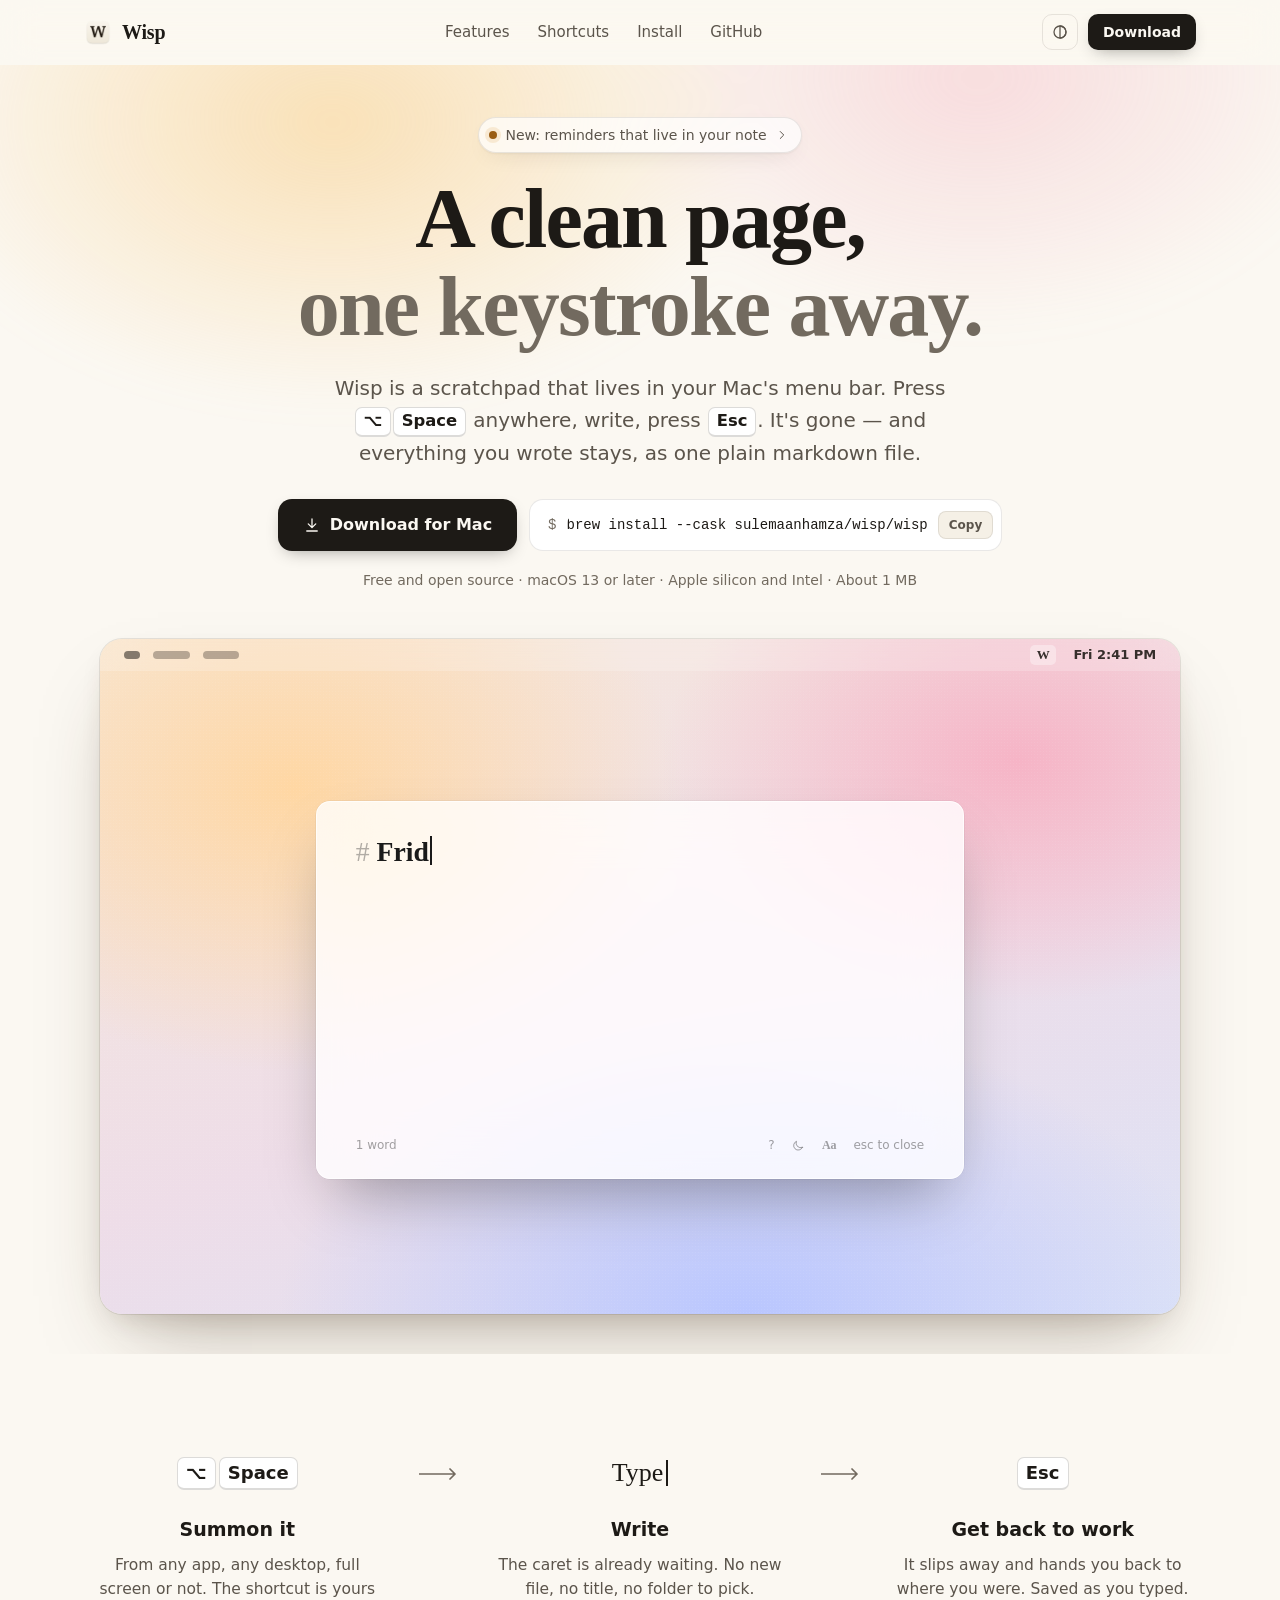
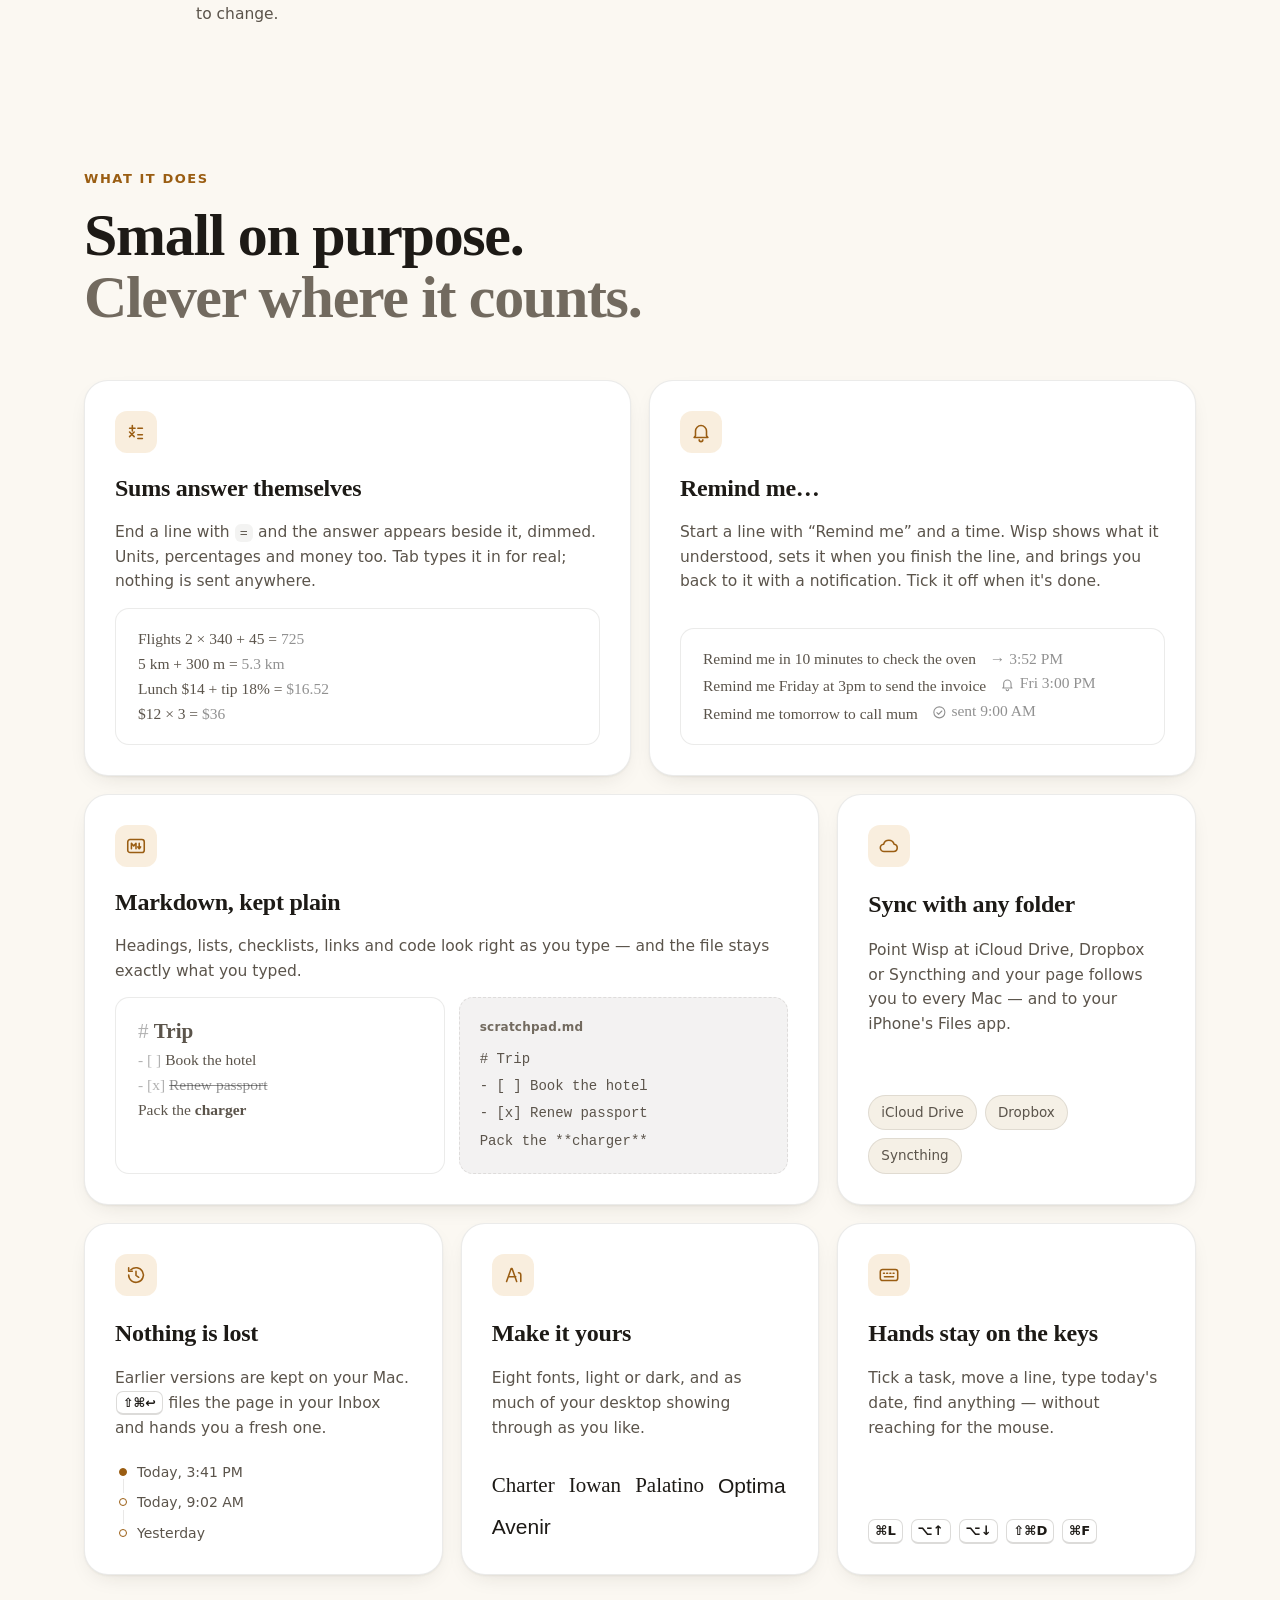
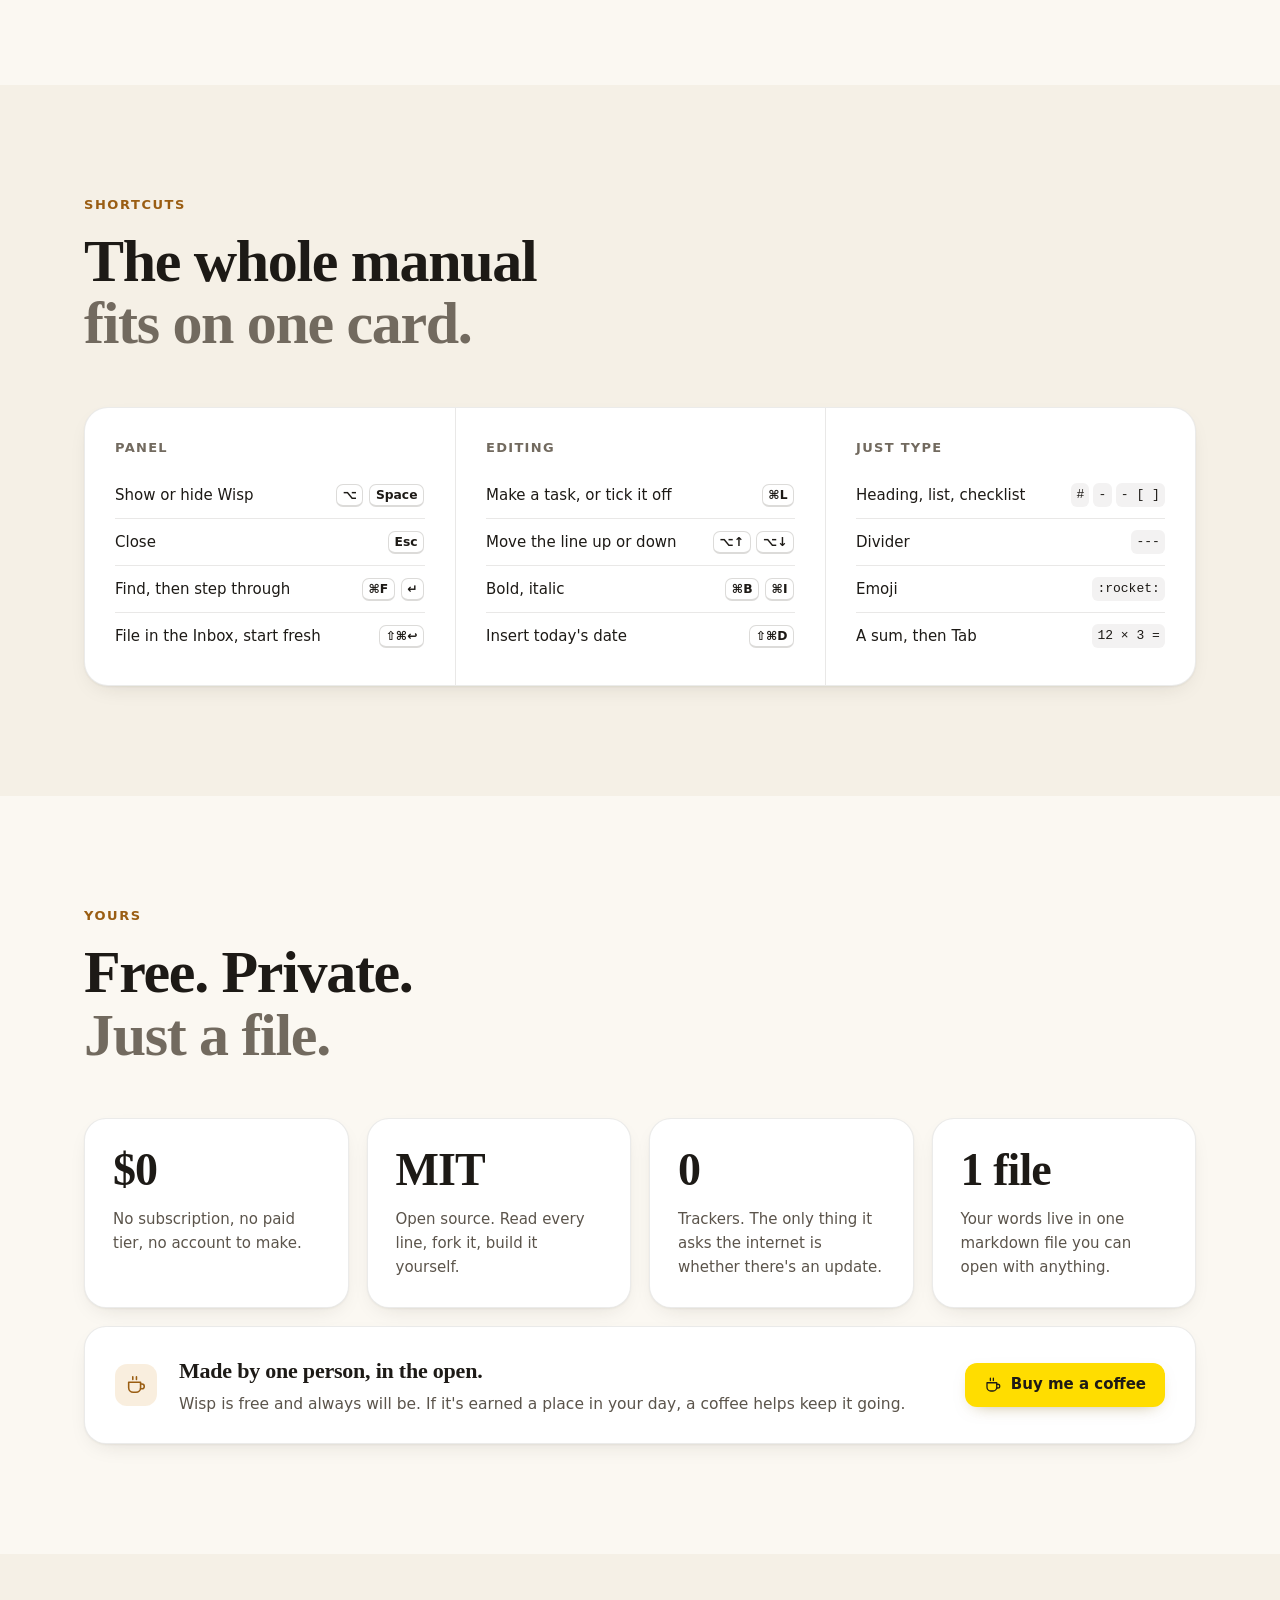
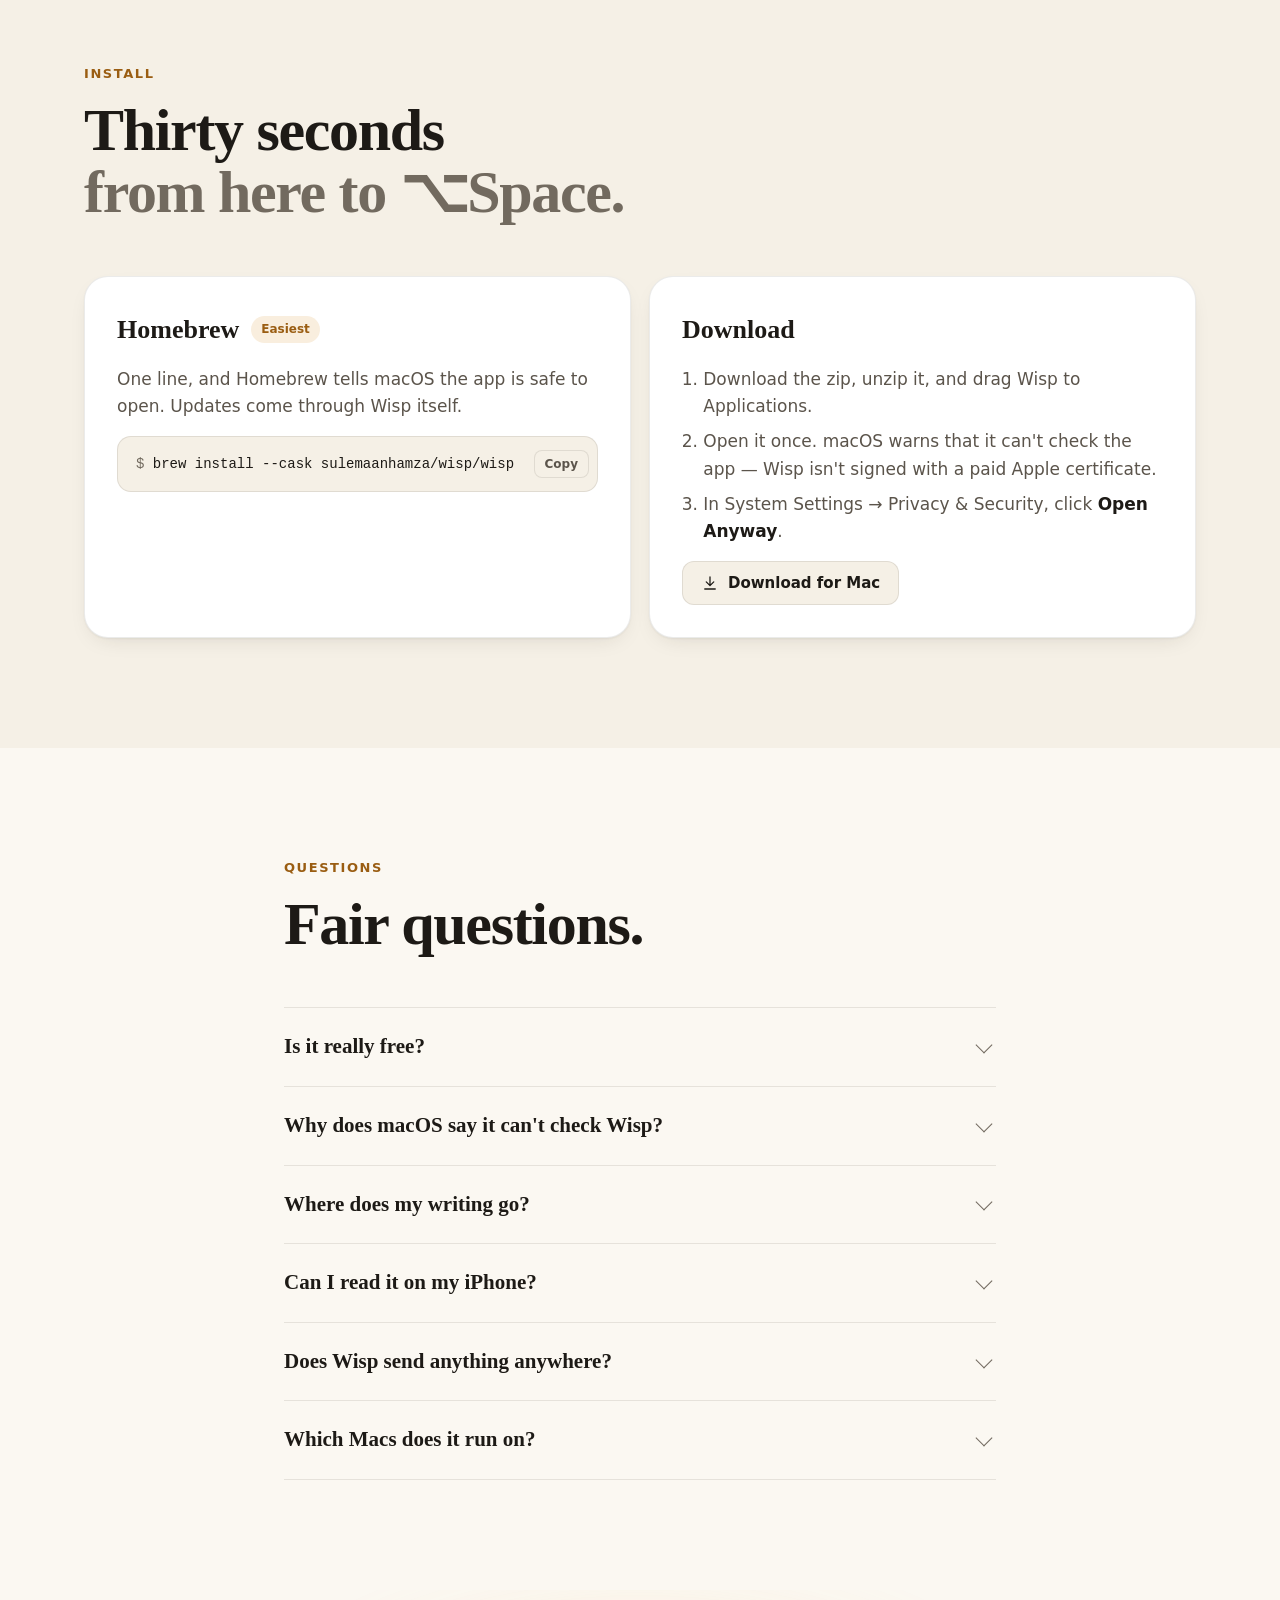
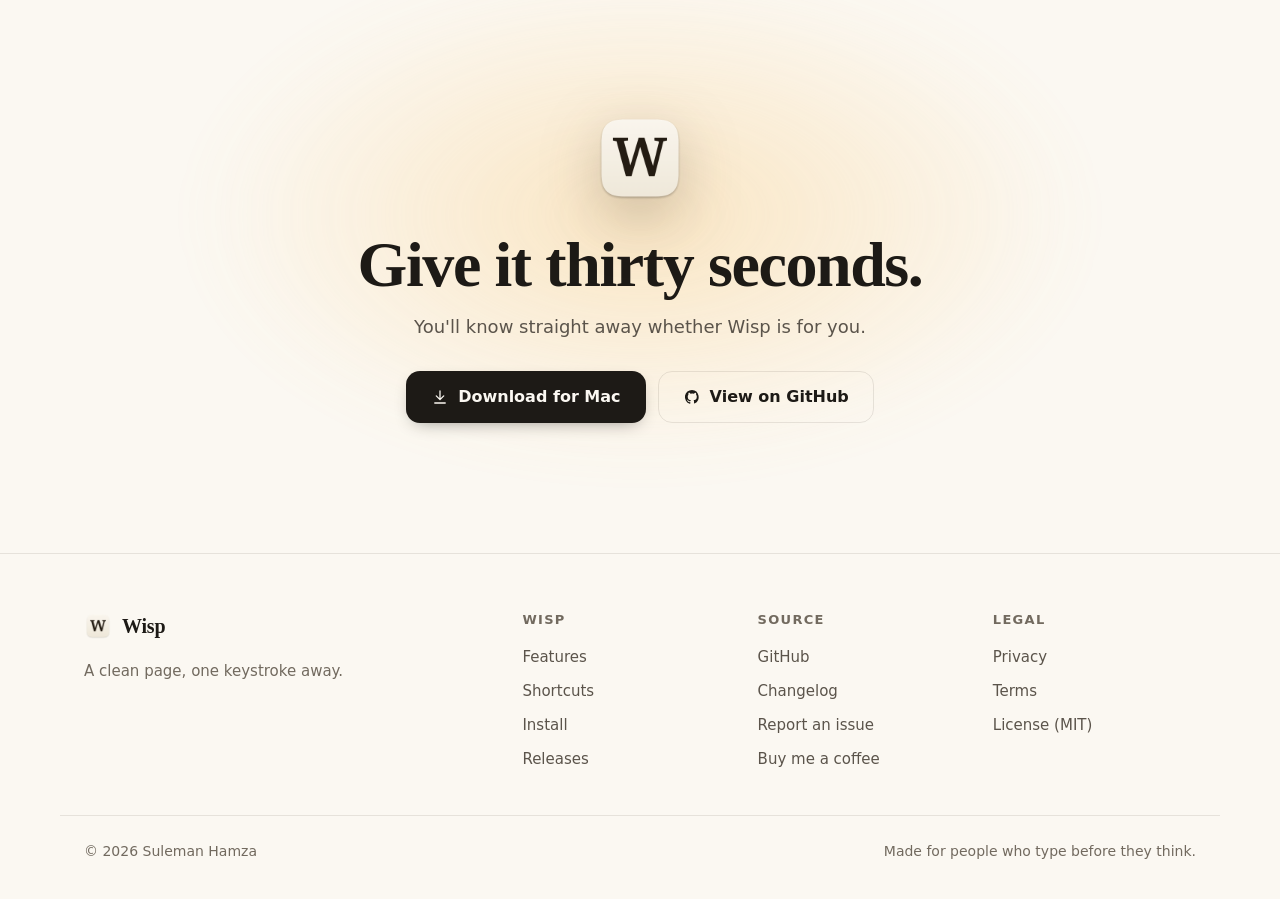
<file: index.html>
<!DOCTYPE html>
<html lang="en" data-theme="system">
<head>
    <meta charset="UTF-8">
    <meta name="viewport" content="width=device-width, initial-scale=1.0">
    <title>Wisp — a clean page, one keystroke away</title>
    <meta name="description" content="Wisp is a scratchpad for your Mac's menu bar. Press ⌥Space anywhere, write, press Esc. Sums answer themselves, reminders notify you, and everything stays one plain markdown file. Free and open source.">
    <meta name="theme-color" content="#FBF8F2" media="(prefers-color-scheme: light)">
    <meta name="theme-color" content="#100F0D" media="(prefers-color-scheme: dark)">

    <meta property="og:title" content="Wisp — a clean page, one keystroke away">
    <meta property="og:description" content="A scratchpad for your Mac's menu bar. ⌥Space, write, Esc. Free and open source.">
    <meta property="og:type" content="website">
    <meta property="og:url" content="https://sulemaanhamza.github.io/wisp-landing/">
    <meta property="og:image" content="https://sulemaanhamza.github.io/wisp-landing/assets/og.png">
    <meta name="twitter:card" content="summary_large_image">

    <link rel="icon" type="image/png" href="assets/favicon.png">
    <link rel="apple-touch-icon" href="assets/apple-touch-icon.png">
    <link rel="stylesheet" href="styles.css">
    <script>
        // Set the theme before first paint, so a saved choice never flashes.
        try { var t = localStorage.getItem('wisp-landing-theme'); if (t) document.documentElement.setAttribute('data-theme', t); } catch (_) {}
    </script>
</head>
<body>
    <a class="skip" href="#main">Skip to content</a>

    <header class="nav" id="nav">
        <div class="nav-inner">
            <a href="index.html" class="brand" aria-label="Wisp home">
                <img src="assets/icon.png" alt="" width="28" height="28">
                <span>Wisp</span>
            </a>
            <nav class="nav-links" aria-label="Main">
                <a href="#features">Features</a>
                <a href="#shortcuts">Shortcuts</a>
                <a href="#install">Install</a>
                <a href="https://github.com/sulemaanhamza/wisp" target="_blank" rel="noopener">GitHub</a>
            </nav>
            <div class="nav-actions">
                <button class="theme-toggle" id="themeToggle" type="button" aria-label="Theme: system. Click to change.">
                    <svg class="i-system" viewBox="0 0 24 24" aria-hidden="true"><circle cx="12" cy="12" r="8"/><path d="M12 4a8 8 0 0 1 0 16z" fill="currentColor" stroke="none"/></svg>
                    <svg class="i-light" viewBox="0 0 24 24" aria-hidden="true"><circle cx="12" cy="12" r="4.5"/><path d="M12 2.5v2.2M12 19.3v2.2M2.5 12h2.2M19.3 12h2.2M5.3 5.3l1.6 1.6M17.1 17.1l1.6 1.6M5.3 18.7l1.6-1.6M17.1 6.9l1.6-1.6"/></svg>
                    <svg class="i-dark" viewBox="0 0 24 24" aria-hidden="true"><path d="M20 14.5A8 8 0 0 1 9.5 4a8 8 0 1 0 10.5 10.5z"/></svg>
                </button>
                <a class="btn btn-primary btn-small download" href="https://github.com/sulemaanhamza/wisp/releases/latest">Download</a>
            </div>
        </div>
    </header>

    <main id="main">
        <!-- Hero -->
        <section class="hero">
            <div class="hero-glow" aria-hidden="true"></div>
            <div class="container hero-copy">
                <a class="pill" href="#reminders">
                    <span class="pill-dot"></span>
                    New: reminders that live in your note
                    <svg viewBox="0 0 24 24" aria-hidden="true"><path d="M9 6l6 6-6 6"/></svg>
                </a>
                <h1>A clean page,<br><span class="soft">one keystroke away.</span></h1>
                <p class="lede">
                    Wisp is a scratchpad that lives in your Mac's menu bar. Press
                    <span class="nowrap"><kbd>⌥</kbd><kbd>Space</kbd></span> anywhere, write, press <kbd>Esc</kbd>.
                    It's gone — and everything you wrote stays, as one plain markdown file.
                </p>
                <div class="hero-cta">
                    <a class="btn btn-primary btn-large download" href="https://github.com/sulemaanhamza/wisp/releases/latest">
                        <svg viewBox="0 0 24 24" aria-hidden="true"><path d="M12 4v11M7 10.5l5 5 5-5M5 20h14"/></svg>
                        <span>Download for Mac</span>
                    </a>
                    <button class="copy-chip" type="button" data-copy="brew install --cask sulemaanhamza/wisp/wisp" aria-label="Copy the Homebrew install command">
                        <span class="prompt">$</span>
                        <code>brew install --cask sulemaanhamza/wisp/wisp</code>
                        <span class="copy-state" aria-hidden="true">Copy</span>
                    </button>
                </div>
                <p class="fine"><span id="versionLine">Free and open source</span> · macOS 13 or later · Apple silicon and Intel · About 1 MB</p>
            </div>

            <div class="container">
                <div class="stage" id="stage" role="img" aria-label="Wisp in use: Option-Space opens a note over the desktop. A heading, a ticked task, a sum answered as 725, and a reminder line for 3pm, which later arrives as a notification.">
                    <div class="wallpaper" aria-hidden="true"></div>
                    <div class="menubar" aria-hidden="true">
                        <span class="mb-apps"><span></span><span></span><span></span></span>
                        <span class="mb-right">
                            <span class="mb-wisp">W</span>
                            <span class="mb-clock" id="heroClock">Fri 3:00 PM</span>
                        </span>
                    </div>

                    <div class="keys" id="heroKeys" aria-hidden="true"><kbd>⌥</kbd><kbd>Space</kbd></div>

                    <div class="wpanel hero-panel" id="heroPanel" aria-hidden="true">
                        <div class="wbody" id="heroBody">
                            <p class="l h"><span class="syn"># </span>Friday</p>
                            <p class="l done"><span class="syn">- [x] </span><s>Book flights</s></p>
                            <p class="l">Flights 2 × 340 + 45 =<span class="ans"> 725</span></p>
                            <p class="l">Remind me at 3pm to call John<span class="lab"><svg class="tick" viewBox="0 0 24 24"><circle cx="12" cy="12" r="9"/><path d="M8 12.5l2.7 2.7L16 9.8"/></svg>sent 3:00 PM</span></p>
                            <p class="l"><span class="caret"></span></p>
                        </div>
                        <div class="wfoot">
                            <span id="heroWords">14 words</span>
                            <span class="wfoot-right"><span class="q">?</span><svg viewBox="0 0 24 24"><path d="M20 14.5A8 8 0 0 1 9.5 4a8 8 0 1 0 10.5 10.5z"/></svg><span class="aa">Aa</span><span>esc to close</span></span>
                        </div>
                    </div>

                    <div class="toast" id="heroToast" aria-hidden="true">
                        <img src="assets/icon.png" alt="" width="34" height="34">
                        <div>
                            <div class="toast-top"><strong>Wisp</strong><span>now</span></div>
                            <p>Remind me at 3pm to call John</p>
                        </div>
                    </div>

                    <div class="keys keys-small" id="heroTick" aria-hidden="true"><kbd>⌘</kbd><kbd>L</kbd></div>
                </div>
            </div>
        </section>

        <!-- How it works -->
        <section class="steps container" aria-label="How it works">
            <div class="step">
                <div class="step-keys"><kbd>⌥</kbd><kbd>Space</kbd></div>
                <h3>Summon it</h3>
                <p>From any app, any desktop, full screen or not. The shortcut is yours to change.</p>
            </div>
            <div class="step-arrow" aria-hidden="true"><svg viewBox="0 0 40 12"><path d="M0 6h36M31 1l5 5-5 5"/></svg></div>
            <div class="step">
                <div class="step-keys"><span class="step-type">Type<span class="caret"></span></span></div>
                <h3>Write</h3>
                <p>The caret is already waiting. No new file, no title, no folder to pick.</p>
            </div>
            <div class="step-arrow" aria-hidden="true"><svg viewBox="0 0 40 12"><path d="M0 6h36M31 1l5 5-5 5"/></svg></div>
            <div class="step">
                <div class="step-keys"><kbd>Esc</kbd></div>
                <h3>Get back to work</h3>
                <p>It slips away and hands you back to where you were. Saved as you typed.</p>
            </div>
        </section>

        <!-- Features -->
        <section class="features" id="features">
            <div class="container">
                <header class="section-head">
                    <p class="kicker">What it does</p>
                    <h2>Small on purpose.<br><span class="soft">Clever where it counts.</span></h2>
                </header>

                <div class="bento">
                    <!-- Maths -->
                    <article class="card card-wide reveal">
                        <div class="card-copy">
                            <div class="card-icon"><svg viewBox="0 0 24 24" aria-hidden="true"><path d="M5 8h6M8 5v6M14 8h5M5 17l5-5M10 17l-5-5M14 15h5M14 19h5"/></svg></div>
                            <h3>Sums answer themselves</h3>
                            <p>End a line with <code>=</code> and the answer appears beside it, dimmed. Units, percentages and money too. Tab types it in for real; nothing is sent anywhere.</p>
                        </div>
                        <div class="wpanel mini" aria-label="Examples of inline maths">
                            <div class="wbody">
                                <p class="l">Flights 2 × 340 + 45 =<span class="ans"> 725</span></p>
                                <p class="l">5 km + 300 m =<span class="ans"> 5.3 km</span></p>
                                <p class="l">Lunch $14 + tip 18% =<span class="ans"> $16.52</span></p>
                                <p class="l">$12 × 3 =<span class="ans"> $36</span></p>
                            </div>
                        </div>
                    </article>

                    <!-- Reminders -->
                    <article class="card card-wide reveal" id="reminders">
                        <div class="card-copy">
                            <div class="card-icon"><svg viewBox="0 0 24 24" aria-hidden="true"><path d="M6 16V11a6 6 0 1 1 12 0v5l1.5 2h-15z"/><path d="M10 20.5a2 2 0 0 0 4 0"/></svg></div>
                            <h3>Remind me…</h3>
                            <p>Start a line with “Remind me” and a time. Wisp shows what it understood, sets it when you finish the line, and brings you back to it with a notification. Tick it off when it's done.</p>
                        </div>
                        <div class="wpanel mini" aria-label="Examples of reminder lines">
                            <div class="wbody">
                                <p class="l">Remind me in 10 minutes to check the oven<span class="lab">→ 3:52 PM</span></p>
                                <p class="l">Remind me Friday at 3pm to send the invoice<span class="lab"><svg viewBox="0 0 24 24"><path d="M6 16V11a6 6 0 1 1 12 0v5l1.5 2h-15z"/><path d="M10 20.5a2 2 0 0 0 4 0"/></svg>Fri 3:00 PM</span></p>
                                <p class="l">Remind me tomorrow to call mum<span class="lab"><svg class="tick" viewBox="0 0 24 24"><circle cx="12" cy="12" r="9"/><path d="M8 12.5l2.7 2.7L16 9.8"/></svg>sent 9:00 AM</span></p>
                            </div>
                        </div>
                    </article>

                    <!-- Markdown -->
                    <article class="card card-tall reveal">
                        <div class="card-copy">
                            <div class="card-icon"><svg viewBox="0 0 24 24" aria-hidden="true"><rect x="3" y="5" width="18" height="14" rx="2.5"/><path d="M7 15V9l2.5 3L12 9v6M15.5 9v6M14 13l1.5 2 1.5-2"/></svg></div>
                            <h3>Markdown, kept plain</h3>
                            <p>Headings, lists, checklists, links and code look right as you type — and the file stays exactly what you typed.</p>
                        </div>
                        <div class="split">
                            <div class="wpanel mini">
                                <div class="wbody">
                                    <p class="l h"><span class="syn"># </span>Trip</p>
                                    <p class="l"><span class="syn">- [ ] </span>Book the hotel</p>
                                    <p class="l done"><span class="syn">- [x] </span><s>Renew passport</s></p>
                                    <p class="l">Pack the <b>charger</b></p>
                                </div>
                            </div>
                            <pre class="rawfile" aria-label="The same note as plain text"><span class="file">scratchpad.md</span># Trip
- [ ] Book the hotel
- [x] Renew passport
Pack the **charger**</pre>
                        </div>
                    </article>

                    <!-- Sync -->
                    <article class="card reveal">
                        <div class="card-icon"><svg viewBox="0 0 24 24" aria-hidden="true"><path d="M7 18h10a4 4 0 0 0 .6-7.95A6 6 0 0 0 6.1 10 4 4 0 0 0 7 18z"/></svg></div>
                        <h3>Sync with any folder</h3>
                        <p>Point Wisp at iCloud Drive, Dropbox or Syncthing and your page follows you to every Mac — and to your iPhone's Files app.</p>
                        <div class="chips"><span>iCloud Drive</span><span>Dropbox</span><span>Syncthing</span></div>
                    </article>

                    <!-- History -->
                    <article class="card reveal">
                        <div class="card-icon"><svg viewBox="0 0 24 24" aria-hidden="true"><path d="M4 12a8 8 0 1 0 2.4-5.7"/><path d="M4 4v4h4M12 8v4.5l3 2"/></svg></div>
                        <h3>Nothing is lost</h3>
                        <p>Earlier versions are kept on your Mac. <kbd>⇧⌘↩</kbd> files the page in your Inbox and hands you a fresh one.</p>
                        <ul class="timeline" aria-label="Example version history">
                            <li><span>Today, 3:41 PM</span></li>
                            <li><span>Today, 9:02 AM</span></li>
                            <li><span>Yesterday</span></li>
                        </ul>
                    </article>

                    <!-- Make it yours -->
                    <article class="card reveal">
                        <div class="card-icon"><svg viewBox="0 0 24 24" aria-hidden="true"><path d="M5 19l5-14h1l5 14M7 14h8"/><path d="M18 9.5c1.6 0 2.5 1 2.5 2.4V19"/></svg></div>
                        <h3>Make it yours</h3>
                        <p>Eight fonts, light or dark, and as much of your desktop showing through as you like.</p>
                        <div class="fonts" aria-label="Some of the fonts">
                            <span style="font-family: Charter, Georgia, serif">Charter</span>
                            <span style="font-family: 'Iowan Old Style', Palatino, serif">Iowan</span>
                            <span style="font-family: Palatino, 'Palatino Linotype', serif">Palatino</span>
                            <span style="font-family: Optima, Candara, sans-serif">Optima</span>
                            <span style="font-family: 'Avenir Next', Avenir, sans-serif">Avenir</span>
                        </div>
                    </article>

                    <!-- Keyboard -->
                    <article class="card reveal">
                        <div class="card-icon"><svg viewBox="0 0 24 24" aria-hidden="true"><rect x="2.5" y="6" width="19" height="12" rx="2.5"/><path d="M6 10h1M9.5 10h1M13 10h1M16.5 10h1M7 14h10"/></svg></div>
                        <h3>Hands stay on the keys</h3>
                        <p>Tick a task, move a line, type today's date, find anything — without reaching for the mouse.</p>
                        <div class="keyrow"><kbd>⌘L</kbd><kbd>⌥↑</kbd><kbd>⌥↓</kbd><kbd>⇧⌘D</kbd><kbd>⌘F</kbd></div>
                    </article>
                </div>
            </div>
        </section>

        <!-- Shortcuts -->
        <section class="shortcuts" id="shortcuts">
            <div class="container">
                <header class="section-head">
                    <p class="kicker">Shortcuts</p>
                    <h2>The whole manual<br><span class="soft">fits on one card.</span></h2>
                </header>
                <div class="sheet reveal">
                    <div class="sheet-col">
                        <h3>Panel</h3>
                        <dl>
                            <div><dt>Show or hide Wisp</dt><dd><kbd>⌥</kbd><kbd>Space</kbd></dd></div>
                            <div><dt>Close</dt><dd><kbd>Esc</kbd></dd></div>
                            <div><dt>Find, then step through</dt><dd><kbd>⌘F</kbd><kbd>↵</kbd></dd></div>
                            <div><dt>File in the Inbox, start fresh</dt><dd><kbd>⇧⌘↩</kbd></dd></div>
                        </dl>
                    </div>
                    <div class="sheet-col">
                        <h3>Editing</h3>
                        <dl>
                            <div><dt>Make a task, or tick it off</dt><dd><kbd>⌘L</kbd></dd></div>
                            <div><dt>Move the line up or down</dt><dd><kbd>⌥↑</kbd><kbd>⌥↓</kbd></dd></div>
                            <div><dt>Bold, italic</dt><dd><kbd>⌘B</kbd><kbd>⌘I</kbd></dd></div>
                            <div><dt>Insert today's date</dt><dd><kbd>⇧⌘D</kbd></dd></div>
                        </dl>
                    </div>
                    <div class="sheet-col">
                        <h3>Just type</h3>
                        <dl>
                            <div><dt>Heading, list, checklist</dt><dd><code>#</code><code>-</code><code>- [ ]</code></dd></div>
                            <div><dt>Divider</dt><dd><code>---</code></dd></div>
                            <div><dt>Emoji</dt><dd><code>:rocket:</code></dd></div>
                            <div><dt>A sum, then Tab</dt><dd><code>12 × 3 =</code></dd></div>
                        </dl>
                    </div>
                </div>
            </div>
        </section>

        <!-- Trust -->
        <section class="trust">
            <div class="container">
                <header class="section-head">
                    <p class="kicker">Yours</p>
                    <h2>Free. Private.<br><span class="soft">Just a file.</span></h2>
                </header>
                <div class="stats">
                    <div class="stat reveal"><strong>$0</strong><p>No subscription, no paid tier, no account to make.</p></div>
                    <div class="stat reveal"><strong>MIT</strong><p>Open source. Read every line, fork it, build it yourself.</p></div>
                    <div class="stat reveal"><strong>0</strong><p>Trackers. The only thing it asks the internet is whether there's an update.</p></div>
                    <div class="stat reveal"><strong>1 file</strong><p>Your words live in one markdown file you can open with anything.</p></div>
                </div>
                <div class="support reveal">
                    <div class="card-icon"><svg viewBox="0 0 24 24" aria-hidden="true"><path d="M4 9h13v6a5 5 0 0 1-5 5H9a5 5 0 0 1-5-5z"/><path d="M17 11h1.5a2.5 2.5 0 0 1 0 5H17"/><path d="M8.5 3v3M12.5 3v3"/></svg></div>
                    <div class="support-copy">
                        <h3>Made by one person, in the open.</h3>
                        <p>Wisp is free and always will be. If it's earned a place in your day, a coffee helps keep it going.</p>
                    </div>
                    <a class="btn btn-coffee" href="https://buymeacoffee.com/sulemanhamza" target="_blank" rel="noopener"><svg viewBox="0 0 24 24" aria-hidden="true"><path d="M4 9h13v6a5 5 0 0 1-5 5H9a5 5 0 0 1-5-5z"/><path d="M17 11h1.5a2.5 2.5 0 0 1 0 5H17"/><path d="M8.5 3v3M12.5 3v3"/></svg><span>Buy me a coffee</span></a>
                </div>
            </div>
        </section>

        <!-- Install -->
        <section class="install" id="install">
            <div class="container">
                <header class="section-head">
                    <p class="kicker">Install</p>
                    <h2>Thirty seconds<br><span class="soft">from here to ⌥Space.</span></h2>
                </header>
                <div class="install-grid">
                    <div class="install-card reveal">
                        <div class="install-top"><h3>Homebrew</h3><span class="tag">Easiest</span></div>
                        <p>One line, and Homebrew tells macOS the app is safe to open. Updates come through Wisp itself.</p>
                        <button class="codeblock" type="button" data-copy="brew install --cask sulemaanhamza/wisp/wisp" aria-label="Copy the Homebrew install command">
                            <code><span class="prompt">$</span> brew install --cask sulemaanhamza/wisp/wisp</code>
                            <span class="copy-state" aria-hidden="true">Copy</span>
                        </button>
                    </div>
                    <div class="install-card reveal">
                        <div class="install-top"><h3>Download</h3></div>
                        <ol>
                            <li>Download the zip, unzip it, and drag Wisp to Applications.</li>
                            <li>Open it once. macOS warns that it can't check the app — Wisp isn't signed with a paid Apple certificate.</li>
                            <li>In System Settings → Privacy &amp; Security, click <b>Open Anyway</b>.</li>
                        </ol>
                        <a class="btn btn-secondary download" href="https://github.com/sulemaanhamza/wisp/releases/latest">
                            <svg viewBox="0 0 24 24" aria-hidden="true"><path d="M12 4v11M7 10.5l5 5 5-5M5 20h14"/></svg>
                            <span>Download for Mac</span>
                        </a>
                    </div>
                </div>
            </div>
        </section>

        <!-- FAQ -->
        <section class="faq" id="faq">
            <div class="container narrow">
                <header class="section-head">
                    <p class="kicker">Questions</p>
                    <h2>Fair questions.</h2>
                </header>
                <details class="reveal">
                    <summary>Is it really free?</summary>
                    <p>Yes. No paid tier, no trial, no account. Wisp is MIT-licensed open source, built and maintained in the open on GitHub. If you'd like to say thanks, you can <a href="https://buymeacoffee.com/sulemanhamza" target="_blank" rel="noopener">buy me a coffee</a>.</p>
                </details>
                <details class="reveal">
                    <summary>Why does macOS say it can't check Wisp?</summary>
                    <p>Signing an app with Apple costs a yearly fee that a free, open source app doesn't have. The code is all on GitHub to read. Installing with Homebrew skips the warning; for a download, open Wisp once, then click Open Anyway in System Settings → Privacy &amp; Security.</p>
                </details>
                <details class="reveal">
                    <summary>Where does my writing go?</summary>
                    <p>Into one plain file, <code>scratchpad.md</code>, in <code>~/Library/Application Support/Wisp</code> — or any folder you choose, such as iCloud Drive. Earlier versions and filed pages stay on your Mac.</p>
                </details>
                <details class="reveal">
                    <summary>Can I read it on my iPhone?</summary>
                    <p>Keep the folder in iCloud Drive and open <code>scratchpad.md</code> in the Files app or any markdown editor. Edits sync back to your Mac.</p>
                </details>
                <details class="reveal">
                    <summary>Does Wisp send anything anywhere?</summary>
                    <p>Only a check for updates to GitHub's public releases page, and the download when you choose to update. No analytics, no telemetry, nothing about your notes. The <a href="privacy.html">privacy policy</a> lists it all.</p>
                </details>
                <details class="reveal">
                    <summary>Which Macs does it run on?</summary>
                    <p>macOS 13 Ventura or later, on Apple silicon and Intel. It's about a 1 MB download.</p>
                </details>
            </div>
        </section>

        <!-- Final CTA -->
        <section class="cta">
            <div class="container cta-inner reveal">
                <img src="assets/icon.png" alt="" width="96" height="96">
                <h2>Give it thirty seconds.</h2>
                <p>You'll know straight away whether Wisp is for you.</p>
                <div class="hero-cta">
                    <a class="btn btn-primary btn-large download" href="https://github.com/sulemaanhamza/wisp/releases/latest">
                        <svg viewBox="0 0 24 24" aria-hidden="true"><path d="M12 4v11M7 10.5l5 5 5-5M5 20h14"/></svg>
                        <span>Download for Mac</span>
                    </a>
                    <a class="btn btn-ghost btn-large" href="https://github.com/sulemaanhamza/wisp" target="_blank" rel="noopener">
                        <svg class="solid" viewBox="0 0 24 24" aria-hidden="true"><path d="M12 2.5a9.5 9.5 0 0 0-3 18.5c.5.1.7-.2.7-.5v-1.7c-2.6.6-3.2-1.2-3.2-1.2-.4-1.1-1-1.4-1-1.4-.9-.6.1-.6.1-.6 1 .1 1.5 1 1.5 1 .9 1.5 2.3 1.1 2.9.8.1-.6.3-1.1.6-1.3-2.1-.2-4.3-1-4.3-4.6 0-1 .4-1.9 1-2.5-.1-.3-.4-1.2.1-2.5 0 0 .8-.3 2.6 1a9 9 0 0 1 4.7 0c1.8-1.3 2.6-1 2.6-1 .5 1.3.2 2.2.1 2.5.6.6 1 1.5 1 2.5 0 3.6-2.2 4.4-4.3 4.6.3.3.6.8.6 1.6v2.4c0 .3.2.6.7.5A9.5 9.5 0 0 0 12 2.5z"/></svg>
                        <span>View on GitHub</span>
                    </a>
                </div>
            </div>
        </section>
    </main>

    <footer class="footer">
        <div class="container footer-grid">
            <div class="footer-brand">
                <a href="index.html" class="brand"><img src="assets/icon.png" alt="" width="28" height="28"><span>Wisp</span></a>
                <p>A clean page, one keystroke away.</p>
            </div>
            <div class="footer-col">
                <h4>Wisp</h4>
                <a href="index.html#features">Features</a>
                <a href="index.html#shortcuts">Shortcuts</a>
                <a href="index.html#install">Install</a>
                <a href="https://github.com/sulemaanhamza/wisp/releases" target="_blank" rel="noopener">Releases</a>
            </div>
            <div class="footer-col">
                <h4>Source</h4>
                <a href="https://github.com/sulemaanhamza/wisp" target="_blank" rel="noopener">GitHub</a>
                <a href="https://github.com/sulemaanhamza/wisp/blob/main/CHANGELOG.md" target="_blank" rel="noopener">Changelog</a>
                <a href="https://github.com/sulemaanhamza/wisp/issues" target="_blank" rel="noopener">Report an issue</a>
                <a href="https://buymeacoffee.com/sulemanhamza" target="_blank" rel="noopener">Buy me a coffee</a>
            </div>
            <div class="footer-col">
                <h4>Legal</h4>
                <a href="privacy.html">Privacy</a>
                <a href="terms.html">Terms</a>
                <a href="https://github.com/sulemaanhamza/wisp/blob/main/LICENSE" target="_blank" rel="noopener">License (MIT)</a>
            </div>
        </div>
        <div class="container footer-bottom">
            <span>© <span id="year">2026</span> Suleman Hamza</span>
            <span>Made for people who type before they think.</span>
        </div>
    </footer>

    <script src="script.js"></script>
</body>
</html>
</file>
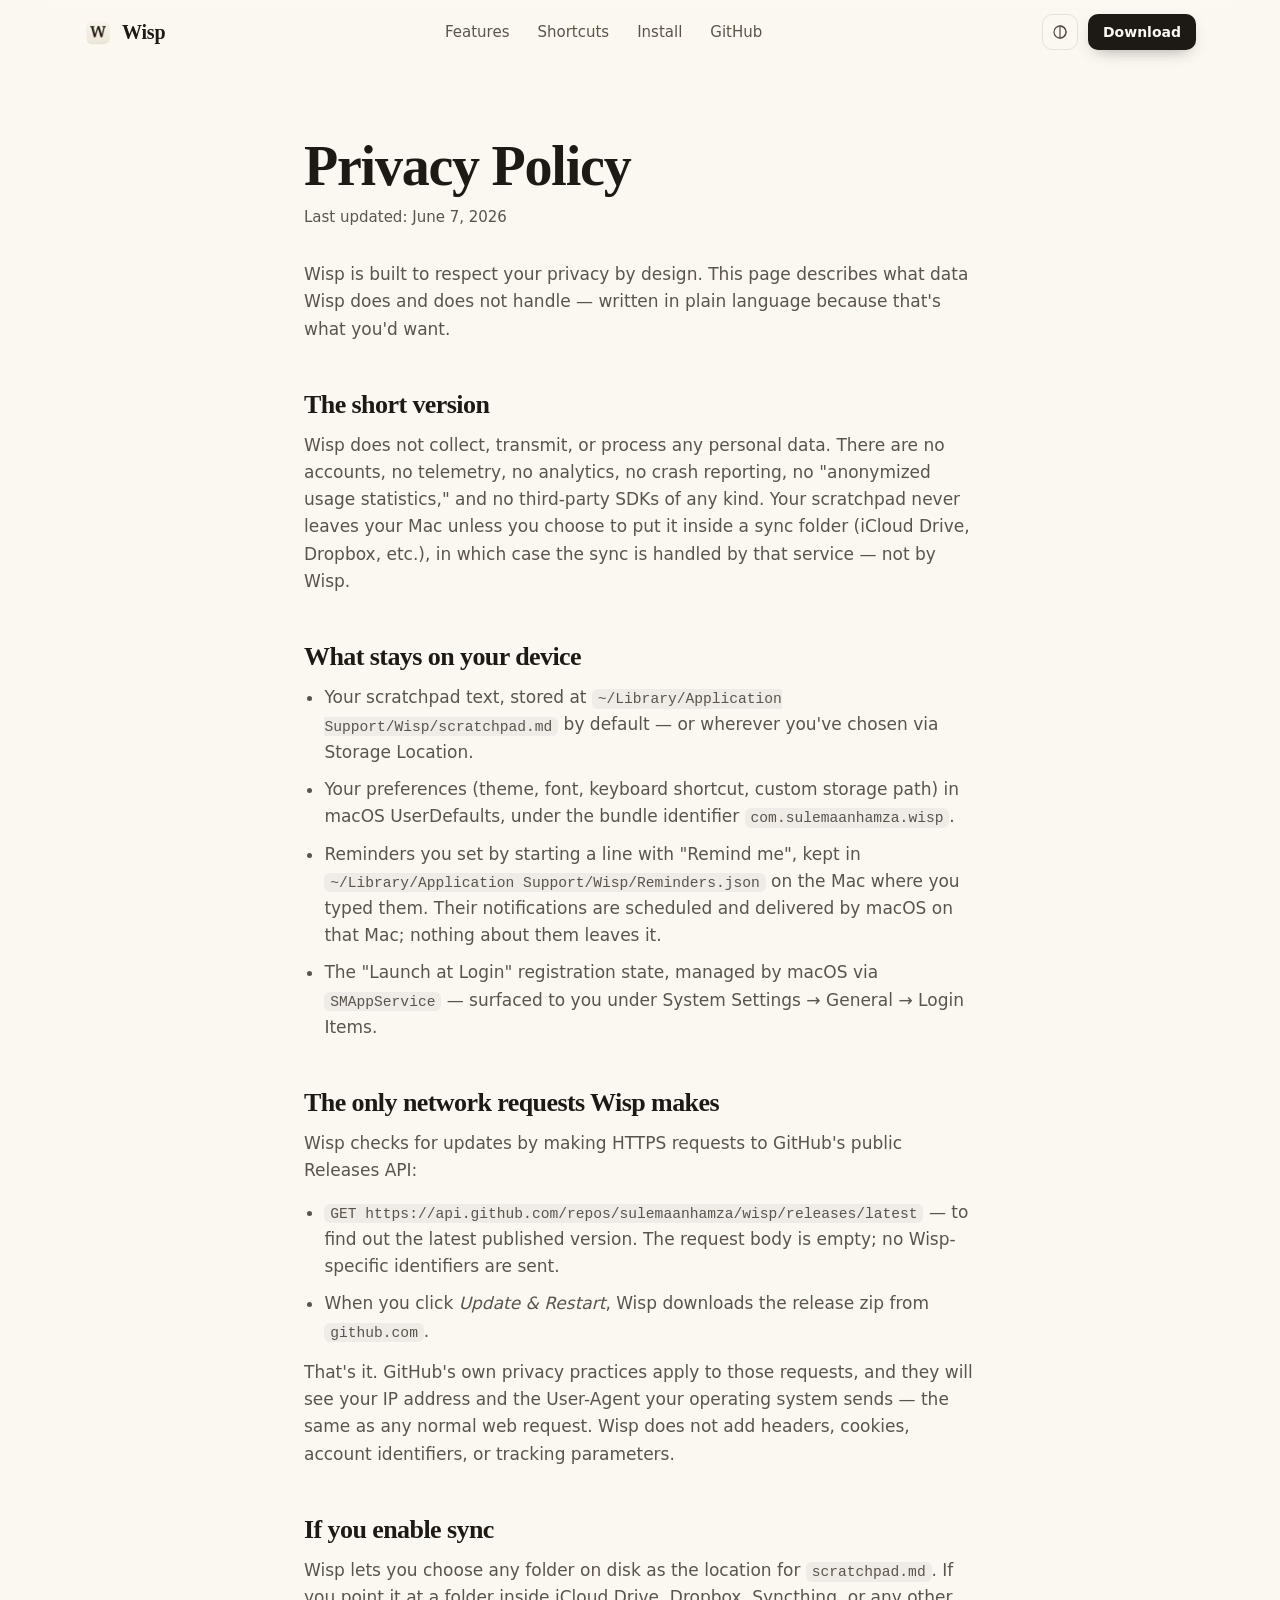
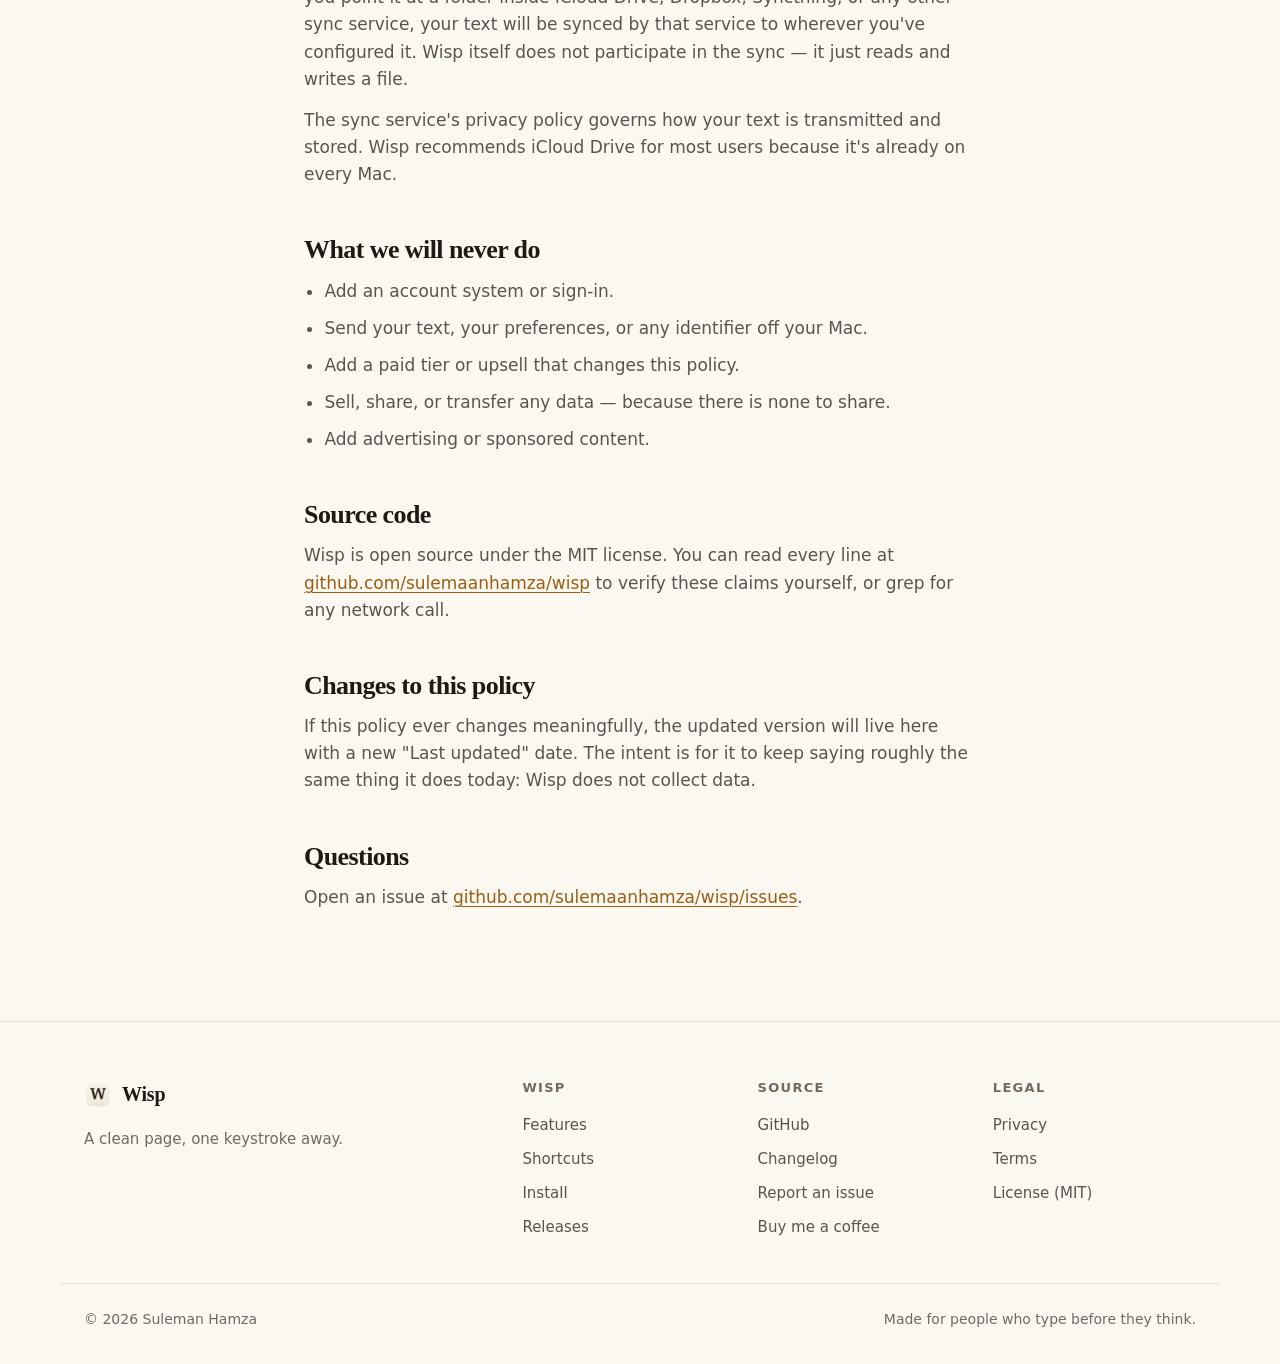
<file: privacy.html>
<!DOCTYPE html>
<html lang="en" data-theme="system">
<head>
    <meta charset="UTF-8">
    <meta name="viewport" content="width=device-width, initial-scale=1.0">
    <title>Privacy Policy — Wisp</title>
    <meta name="description" content="Wisp's privacy policy. Wisp does not collect, transmit, or process any user data.">
    <link rel="icon" type="image/png" href="assets/favicon.png">
    <link rel="apple-touch-icon" href="assets/apple-touch-icon.png">
    <link rel="stylesheet" href="styles.css">
    <script>
        try { var t = localStorage.getItem('wisp-landing-theme'); if (t) document.documentElement.setAttribute('data-theme', t); } catch (_) {}
    </script>
</head>
<body>
    <header class="nav" id="nav">
        <div class="nav-inner">
            <a href="index.html" class="brand" aria-label="Wisp home">
                <img src="assets/icon.png" alt="" width="28" height="28">
                <span>Wisp</span>
            </a>
            <nav class="nav-links" aria-label="Main">
                <a href="index.html#features">Features</a>
                <a href="index.html#shortcuts">Shortcuts</a>
                <a href="index.html#install">Install</a>
                <a href="https://github.com/sulemaanhamza/wisp" target="_blank" rel="noopener">GitHub</a>
            </nav>
            <div class="nav-actions">
                <button class="theme-toggle" id="themeToggle" type="button" aria-label="Theme: system. Click to change.">
                    <svg class="i-system" viewBox="0 0 24 24" aria-hidden="true"><circle cx="12" cy="12" r="8"/><path d="M12 4a8 8 0 0 1 0 16z" fill="currentColor" stroke="none"/></svg>
                    <svg class="i-light" viewBox="0 0 24 24" aria-hidden="true"><circle cx="12" cy="12" r="4.5"/><path d="M12 2.5v2.2M12 19.3v2.2M2.5 12h2.2M19.3 12h2.2M5.3 5.3l1.6 1.6M17.1 17.1l1.6 1.6M5.3 18.7l1.6-1.6M17.1 6.9l1.6-1.6"/></svg>
                    <svg class="i-dark" viewBox="0 0 24 24" aria-hidden="true"><path d="M20 14.5A8 8 0 0 1 9.5 4a8 8 0 1 0 10.5 10.5z"/></svg>
                </button>
                <a class="btn btn-primary btn-small download" href="https://github.com/sulemaanhamza/wisp/releases/latest">Download</a>
            </div>
        </div>
    </header>

    <main class="legal-main">
        <h1>Privacy Policy</h1>
        <p class="legal-meta">Last updated: June 7, 2026</p>

        <p>
            Wisp is built to respect your privacy by design. This page describes what
            data Wisp does and does not handle — written in plain language because
            that's what you'd want.
        </p>

        <h2>The short version</h2>
        <p>
            Wisp does not collect, transmit, or process any personal data. There are
            no accounts, no telemetry, no analytics, no crash reporting, no
            "anonymized usage statistics," and no third-party SDKs of any kind.
            Your scratchpad never leaves your Mac unless you choose to put it inside
            a sync folder (iCloud Drive, Dropbox, etc.), in which case the sync is
            handled by that service — not by Wisp.
        </p>

        <h2>What stays on your device</h2>
        <ul>
            <li>
                Your scratchpad text, stored at
                <code>~/Library/Application Support/Wisp/scratchpad.md</code> by
                default — or wherever you've chosen via Storage Location.
            </li>
            <li>
                Your preferences (theme, font, keyboard shortcut, custom storage
                path) in macOS UserDefaults, under the bundle identifier
                <code>com.sulemaanhamza.wisp</code>.
            </li>
            <li>
                Reminders you set by starting a line with "Remind me", kept in
                <code>~/Library/Application Support/Wisp/Reminders.json</code> on
                the Mac where you typed them. Their notifications are scheduled and
                delivered by macOS on that Mac; nothing about them leaves it.
            </li>
            <li>
                The "Launch at Login" registration state, managed by macOS via
                <code>SMAppService</code> — surfaced to you under
                System Settings &rarr; General &rarr; Login Items.
            </li>
        </ul>

        <h2>The only network requests Wisp makes</h2>
        <p>
            Wisp checks for updates by making HTTPS requests to GitHub's public
            Releases API:
        </p>
        <ul>
            <li>
                <code>GET https://api.github.com/repos/sulemaanhamza/wisp/releases/latest</code>
                — to find out the latest published version. The request body is
                empty; no Wisp-specific identifiers are sent.
            </li>
            <li>
                When you click <em>Update &amp; Restart</em>, Wisp downloads the
                release zip from <code>github.com</code>.
            </li>
        </ul>
        <p>
            That's it. GitHub's own privacy practices apply to those requests, and
            they will see your IP address and the User-Agent your operating system
            sends — the same as any normal web request. Wisp does not add headers,
            cookies, account identifiers, or tracking parameters.
        </p>

        <h2>If you enable sync</h2>
        <p>
            Wisp lets you choose any folder on disk as the location for
            <code>scratchpad.md</code>. If you point it at a folder inside iCloud
            Drive, Dropbox, Syncthing, or any other sync service, your text will be
            synced by that service to wherever you've configured it. Wisp itself
            does not participate in the sync — it just reads and writes a file.
        </p>
        <p>
            The sync service's privacy policy governs how your text is transmitted
            and stored. Wisp recommends iCloud Drive for most users because it's
            already on every Mac.
        </p>

        <h2>What we will never do</h2>
        <ul>
            <li>Add an account system or sign-in.</li>
            <li>Send your text, your preferences, or any identifier off your Mac.</li>
            <li>Add a paid tier or upsell that changes this policy.</li>
            <li>Sell, share, or transfer any data — because there is none to share.</li>
            <li>Add advertising or sponsored content.</li>
        </ul>

        <h2>Source code</h2>
        <p>
            Wisp is open source under the MIT license. You can read every line at
            <a href="https://github.com/sulemaanhamza/wisp" target="_blank" rel="noopener">github.com/sulemaanhamza/wisp</a>
            to verify these claims yourself, or grep for any network call.
        </p>

        <h2>Changes to this policy</h2>
        <p>
            If this policy ever changes meaningfully, the updated version will live
            here with a new "Last updated" date. The intent is for it to keep saying
            roughly the same thing it does today: Wisp does not collect data.
        </p>

        <h2>Questions</h2>
        <p>
            Open an issue at
            <a href="https://github.com/sulemaanhamza/wisp/issues" target="_blank" rel="noopener">github.com/sulemaanhamza/wisp/issues</a>.
        </p>
    </main>

    <footer class="footer">
        <div class="container footer-grid">
            <div class="footer-brand">
                <a href="index.html" class="brand"><img src="assets/icon.png" alt="" width="28" height="28"><span>Wisp</span></a>
                <p>A clean page, one keystroke away.</p>
            </div>
            <div class="footer-col">
                <h4>Wisp</h4>
                <a href="index.html#features">Features</a>
                <a href="index.html#shortcuts">Shortcuts</a>
                <a href="index.html#install">Install</a>
                <a href="https://github.com/sulemaanhamza/wisp/releases" target="_blank" rel="noopener">Releases</a>
            </div>
            <div class="footer-col">
                <h4>Source</h4>
                <a href="https://github.com/sulemaanhamza/wisp" target="_blank" rel="noopener">GitHub</a>
                <a href="https://github.com/sulemaanhamza/wisp/blob/main/CHANGELOG.md" target="_blank" rel="noopener">Changelog</a>
                <a href="https://github.com/sulemaanhamza/wisp/issues" target="_blank" rel="noopener">Report an issue</a>
                <a href="https://buymeacoffee.com/sulemanhamza" target="_blank" rel="noopener">Buy me a coffee</a>
            </div>
            <div class="footer-col">
                <h4>Legal</h4>
                <a href="privacy.html">Privacy</a>
                <a href="terms.html">Terms</a>
                <a href="https://github.com/sulemaanhamza/wisp/blob/main/LICENSE" target="_blank" rel="noopener">License (MIT)</a>
            </div>
        </div>
        <div class="container footer-bottom">
            <span>© <span id="year">2026</span> Suleman Hamza</span>
            <span>Made for people who type before they think.</span>
        </div>
    </footer>

    <script src="script.js"></script>
</body>
</html>
</file>
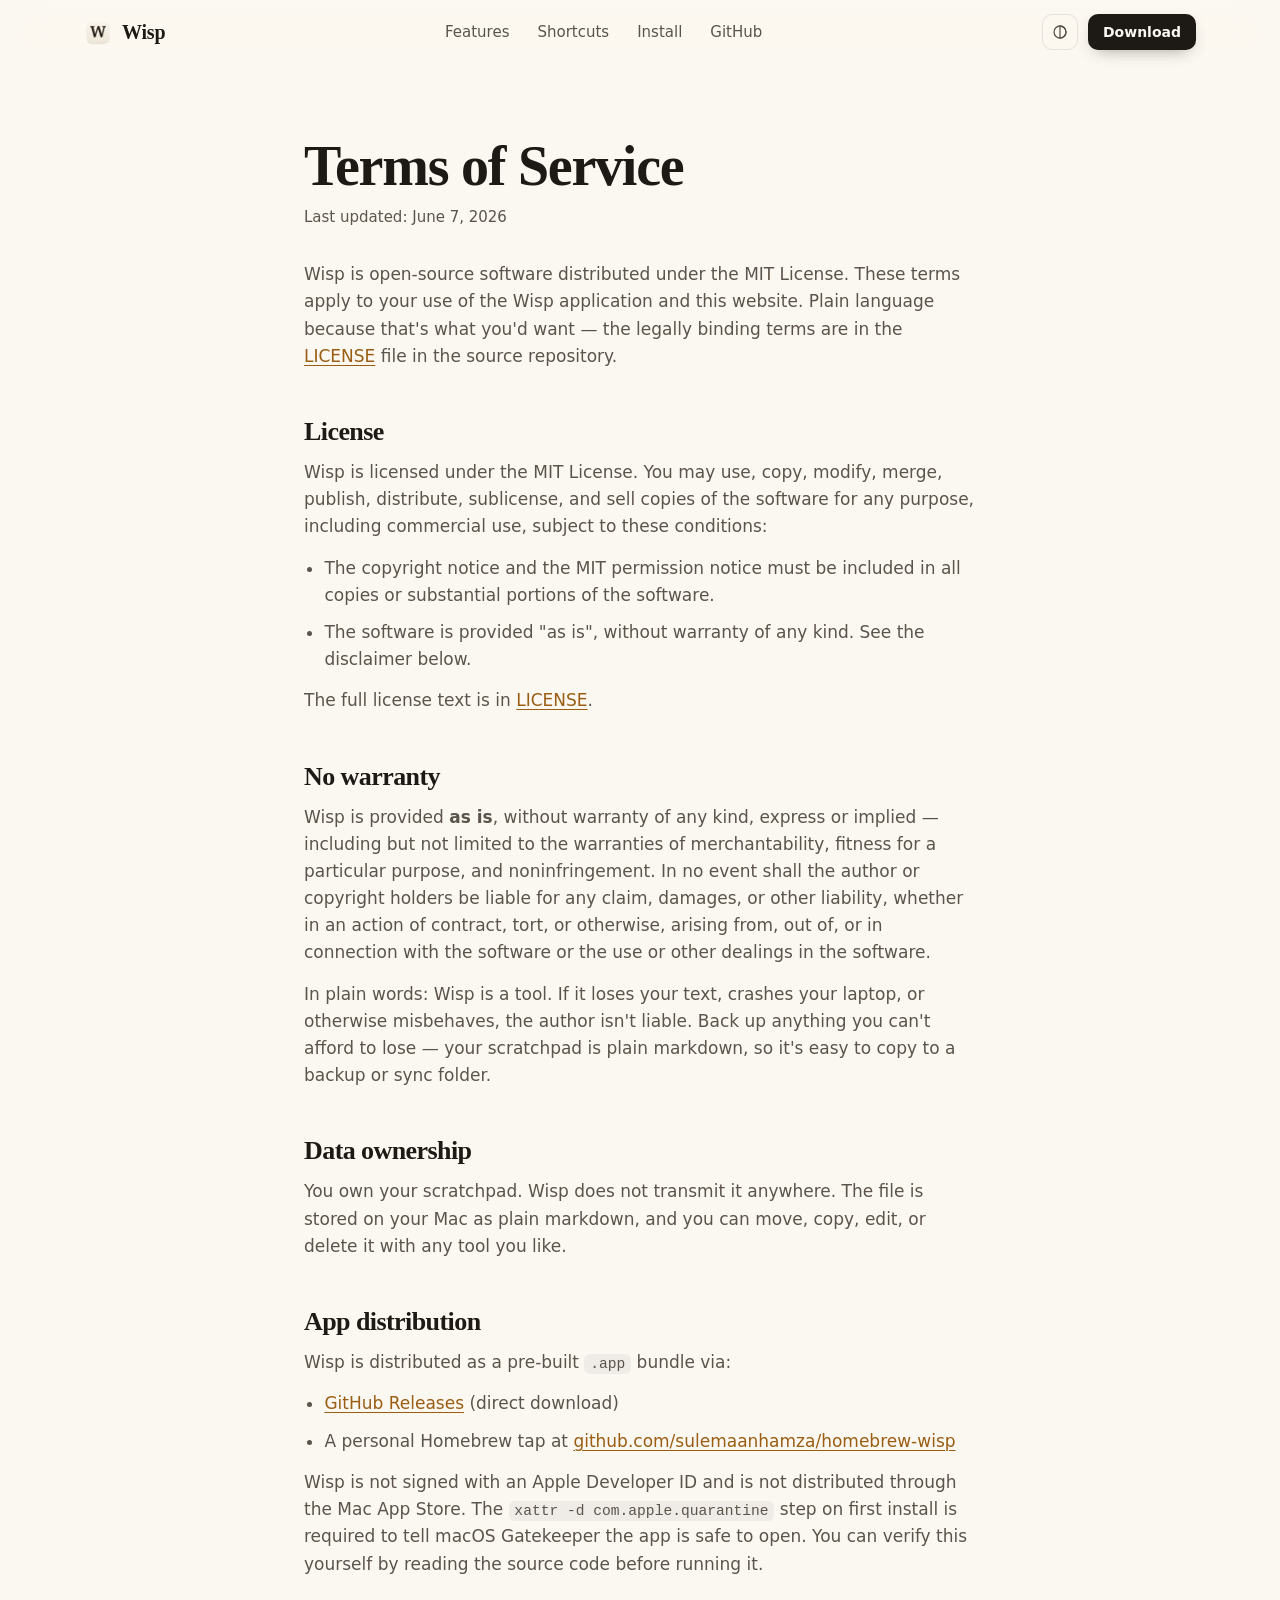
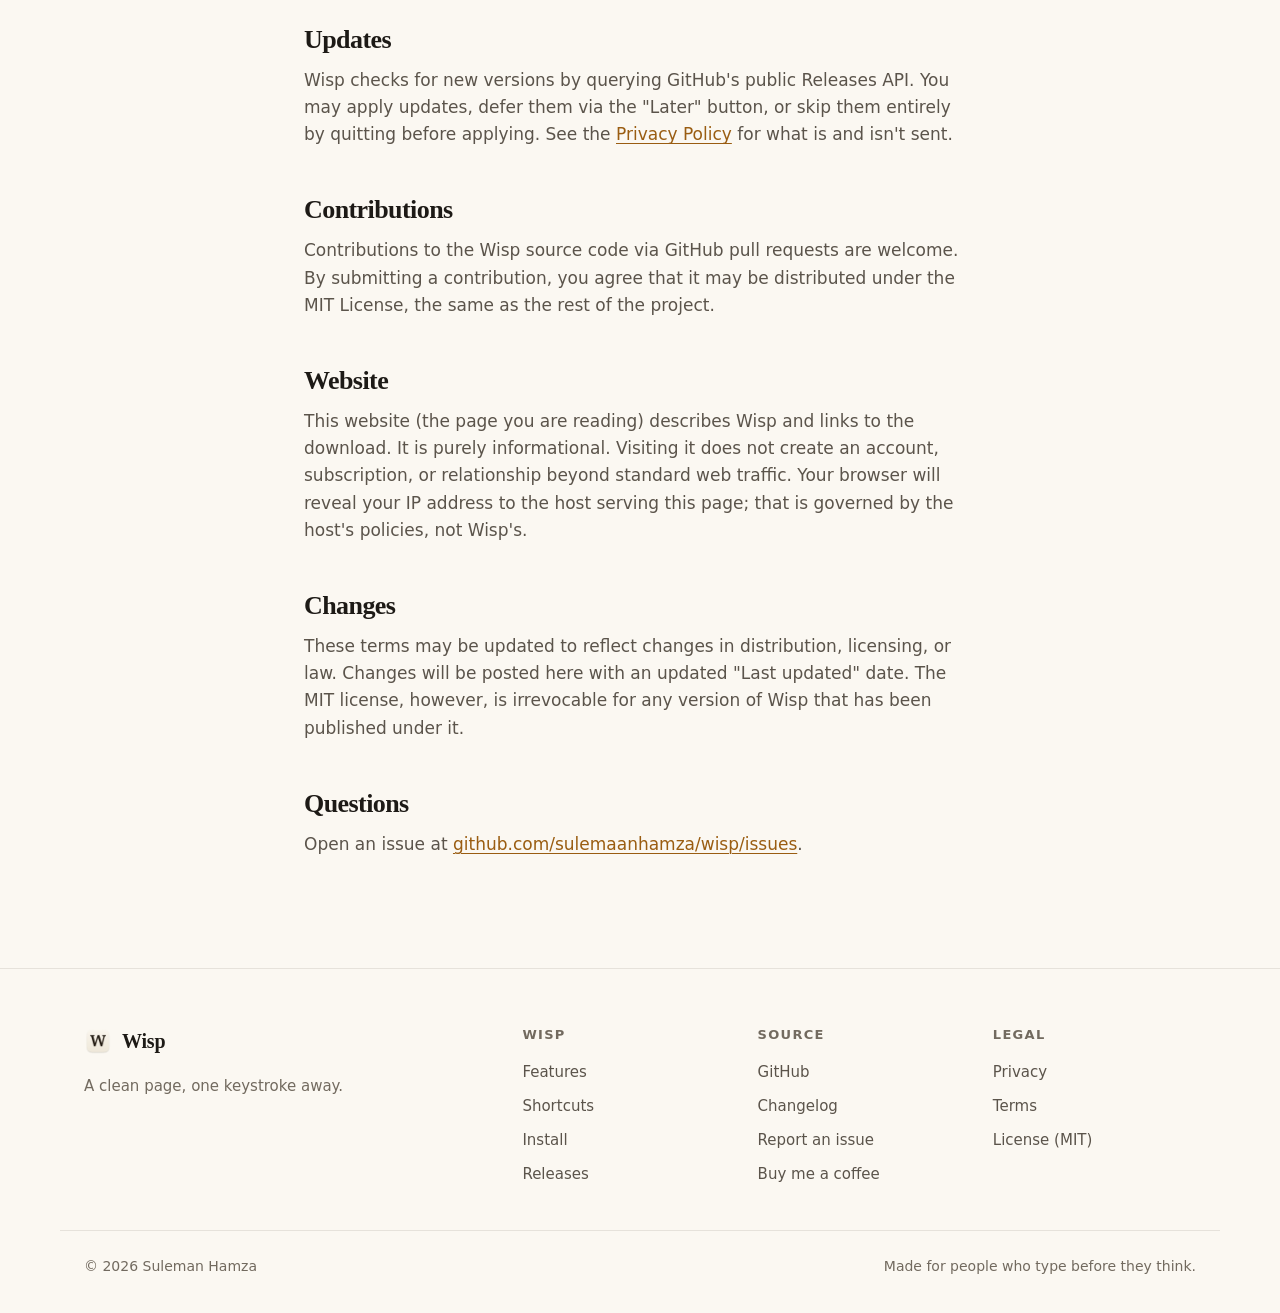
<file: terms.html>
<!DOCTYPE html>
<html lang="en" data-theme="system">
<head>
    <meta charset="UTF-8">
    <meta name="viewport" content="width=device-width, initial-scale=1.0">
    <title>Terms of Service — Wisp</title>
    <meta name="description" content="Wisp's terms of service. Wisp is distributed under the MIT license, provided as-is without warranty.">
    <link rel="icon" type="image/png" href="assets/favicon.png">
    <link rel="apple-touch-icon" href="assets/apple-touch-icon.png">
    <link rel="stylesheet" href="styles.css">
    <script>
        try { var t = localStorage.getItem('wisp-landing-theme'); if (t) document.documentElement.setAttribute('data-theme', t); } catch (_) {}
    </script>
</head>
<body>
    <header class="nav" id="nav">
        <div class="nav-inner">
            <a href="index.html" class="brand" aria-label="Wisp home">
                <img src="assets/icon.png" alt="" width="28" height="28">
                <span>Wisp</span>
            </a>
            <nav class="nav-links" aria-label="Main">
                <a href="index.html#features">Features</a>
                <a href="index.html#shortcuts">Shortcuts</a>
                <a href="index.html#install">Install</a>
                <a href="https://github.com/sulemaanhamza/wisp" target="_blank" rel="noopener">GitHub</a>
            </nav>
            <div class="nav-actions">
                <button class="theme-toggle" id="themeToggle" type="button" aria-label="Theme: system. Click to change.">
                    <svg class="i-system" viewBox="0 0 24 24" aria-hidden="true"><circle cx="12" cy="12" r="8"/><path d="M12 4a8 8 0 0 1 0 16z" fill="currentColor" stroke="none"/></svg>
                    <svg class="i-light" viewBox="0 0 24 24" aria-hidden="true"><circle cx="12" cy="12" r="4.5"/><path d="M12 2.5v2.2M12 19.3v2.2M2.5 12h2.2M19.3 12h2.2M5.3 5.3l1.6 1.6M17.1 17.1l1.6 1.6M5.3 18.7l1.6-1.6M17.1 6.9l1.6-1.6"/></svg>
                    <svg class="i-dark" viewBox="0 0 24 24" aria-hidden="true"><path d="M20 14.5A8 8 0 0 1 9.5 4a8 8 0 1 0 10.5 10.5z"/></svg>
                </button>
                <a class="btn btn-primary btn-small download" href="https://github.com/sulemaanhamza/wisp/releases/latest">Download</a>
            </div>
        </div>
    </header>

    <main class="legal-main">
        <h1>Terms of Service</h1>
        <p class="legal-meta">Last updated: June 7, 2026</p>

        <p>
            Wisp is open-source software distributed under the MIT License.
            These terms apply to your use of the Wisp application and this website.
            Plain language because that's what you'd want — the legally binding
            terms are in the
            <a href="https://github.com/sulemaanhamza/wisp/blob/main/LICENSE" target="_blank" rel="noopener">LICENSE</a>
            file in the source repository.
        </p>

        <h2>License</h2>
        <p>
            Wisp is licensed under the MIT License. You may use, copy, modify,
            merge, publish, distribute, sublicense, and sell copies of the software
            for any purpose, including commercial use, subject to these conditions:
        </p>
        <ul>
            <li>
                The copyright notice and the MIT permission notice must be included
                in all copies or substantial portions of the software.
            </li>
            <li>
                The software is provided "as is", without warranty of any kind.
                See the disclaimer below.
            </li>
        </ul>
        <p>
            The full license text is in
            <a href="https://github.com/sulemaanhamza/wisp/blob/main/LICENSE" target="_blank" rel="noopener">LICENSE</a>.
        </p>

        <h2>No warranty</h2>
        <p>
            Wisp is provided <strong>as is</strong>, without warranty of any kind,
            express or implied — including but not limited to the warranties of
            merchantability, fitness for a particular purpose, and noninfringement.
            In no event shall the author or copyright holders be liable for any
            claim, damages, or other liability, whether in an action of contract,
            tort, or otherwise, arising from, out of, or in connection with the
            software or the use or other dealings in the software.
        </p>
        <p>
            In plain words: Wisp is a tool. If it loses your text, crashes your
            laptop, or otherwise misbehaves, the author isn't liable. Back up
            anything you can't afford to lose — your scratchpad is plain markdown,
            so it's easy to copy to a backup or sync folder.
        </p>

        <h2>Data ownership</h2>
        <p>
            You own your scratchpad. Wisp does not transmit it anywhere. The file
            is stored on your Mac as plain markdown, and you can move, copy, edit,
            or delete it with any tool you like.
        </p>

        <h2>App distribution</h2>
        <p>
            Wisp is distributed as a pre-built <code>.app</code> bundle via:
        </p>
        <ul>
            <li>
                <a href="https://github.com/sulemaanhamza/wisp/releases" target="_blank" rel="noopener">GitHub Releases</a>
                (direct download)
            </li>
            <li>
                A personal Homebrew tap at
                <a href="https://github.com/sulemaanhamza/homebrew-wisp" target="_blank" rel="noopener">github.com/sulemaanhamza/homebrew-wisp</a>
            </li>
        </ul>
        <p>
            Wisp is not signed with an Apple Developer ID and is not distributed
            through the Mac App Store. The <code>xattr -d com.apple.quarantine</code>
            step on first install is required to tell macOS Gatekeeper the app is
            safe to open. You can verify this yourself by reading the source code
            before running it.
        </p>

        <h2>Updates</h2>
        <p>
            Wisp checks for new versions by querying GitHub's public Releases API.
            You may apply updates, defer them via the "Later" button, or skip them
            entirely by quitting before applying. See the
            <a href="privacy.html">Privacy Policy</a> for what is and isn't sent.
        </p>

        <h2>Contributions</h2>
        <p>
            Contributions to the Wisp source code via GitHub pull requests are
            welcome. By submitting a contribution, you agree that it may be
            distributed under the MIT License, the same as the rest of the
            project.
        </p>

        <h2>Website</h2>
        <p>
            This website (the page you are reading) describes Wisp and links to
            the download. It is purely informational. Visiting it does not create
            an account, subscription, or relationship beyond standard web traffic.
            Your browser will reveal your IP address to the host serving this
            page; that is governed by the host's policies, not Wisp's.
        </p>

        <h2>Changes</h2>
        <p>
            These terms may be updated to reflect changes in distribution,
            licensing, or law. Changes will be posted here with an updated
            "Last updated" date. The MIT license, however, is irrevocable for
            any version of Wisp that has been published under it.
        </p>

        <h2>Questions</h2>
        <p>
            Open an issue at
            <a href="https://github.com/sulemaanhamza/wisp/issues" target="_blank" rel="noopener">github.com/sulemaanhamza/wisp/issues</a>.
        </p>
    </main>

    <footer class="footer">
        <div class="container footer-grid">
            <div class="footer-brand">
                <a href="index.html" class="brand"><img src="assets/icon.png" alt="" width="28" height="28"><span>Wisp</span></a>
                <p>A clean page, one keystroke away.</p>
            </div>
            <div class="footer-col">
                <h4>Wisp</h4>
                <a href="index.html#features">Features</a>
                <a href="index.html#shortcuts">Shortcuts</a>
                <a href="index.html#install">Install</a>
                <a href="https://github.com/sulemaanhamza/wisp/releases" target="_blank" rel="noopener">Releases</a>
            </div>
            <div class="footer-col">
                <h4>Source</h4>
                <a href="https://github.com/sulemaanhamza/wisp" target="_blank" rel="noopener">GitHub</a>
                <a href="https://github.com/sulemaanhamza/wisp/blob/main/CHANGELOG.md" target="_blank" rel="noopener">Changelog</a>
                <a href="https://github.com/sulemaanhamza/wisp/issues" target="_blank" rel="noopener">Report an issue</a>
                <a href="https://buymeacoffee.com/sulemanhamza" target="_blank" rel="noopener">Buy me a coffee</a>
            </div>
            <div class="footer-col">
                <h4>Legal</h4>
                <a href="privacy.html">Privacy</a>
                <a href="terms.html">Terms</a>
                <a href="https://github.com/sulemaanhamza/wisp/blob/main/LICENSE" target="_blank" rel="noopener">License (MIT)</a>
            </div>
        </div>
        <div class="container footer-bottom">
            <span>© <span id="year">2026</span> Suleman Hamza</span>
            <span>Made for people who type before they think.</span>
        </div>
    </footer>

    <script src="script.js"></script>
</body>
</html>
</file>
<file: styles.css>
/* ============================================================
   Wisp landing page.
   Warm paper in light, warm charcoal glass in dark — the same
   tones as the app. Charter for headings, the system face for UI.
   No fonts, frameworks or images to download beyond the icon.
   ============================================================ */

/* ---------- Tokens ---------- */

:root {
    --serif: Charter, "Iowan Old Style", "Palatino Linotype", Palatino, Georgia, serif;
    --sans: -apple-system, BlinkMacSystemFont, "SF Pro Text", "Segoe UI", system-ui, sans-serif;
    --mono: ui-monospace, "SF Mono", SFMono-Regular, Menlo, Consolas, monospace;

    --bg: #FBF8F2;
    --bg-alt: #F5F0E6;
    --card: #FFFFFF;
    --card-border: rgba(40, 33, 24, 0.09);
    --ink: #1D1A16;
    --ink-2: #5B544B;
    --ink-3: #726A5F;
    --line: rgba(40, 33, 24, 0.10);
    --accent: #9A5D12;
    --accent-soft: rgba(214, 150, 54, 0.16);
    --glow-a: rgba(248, 196, 110, 0.45);
    --glow-b: rgba(240, 150, 170, 0.28);
    --kbd-bg: #FFFFFF;
    --kbd-border: rgba(40, 33, 24, 0.16);
    --code-bg: rgba(40, 33, 24, 0.055);
    --btn-bg: #1D1A16;
    --btn-ink: #FBF8F2;
    --shadow-lg: 0 40px 80px -30px rgba(60, 40, 20, 0.35), 0 12px 30px -12px rgba(60, 40, 20, 0.2);
    --shadow-md: 0 1px 2px rgba(40, 33, 24, 0.05), 0 8px 24px -12px rgba(40, 33, 24, 0.18);

    /* The app's own panel, light theme: white slate, near-black ink. */
    --panel-bg: rgba(255, 255, 255, 0.80);
    --panel-border: rgba(255, 255, 255, 0.7);
    --panel-ink: #1A1A1A;
    --panel-dim: rgba(26, 26, 26, 0.48);
    --panel-syntax: rgba(26, 26, 26, 0.34);
    --panel-solid: #FFFFFF;

    --wall: radial-gradient(60% 70% at 18% 22%, #FFD7A3 0%, transparent 60%),
            radial-gradient(55% 60% at 85% 18%, #F6B4C6 0%, transparent 60%),
            radial-gradient(70% 70% at 60% 100%, #B9C6FF 0%, transparent 62%),
            linear-gradient(160deg, #F7E9DA, #EEDDE8 55%, #DCE2F7);

    color-scheme: light;
}

@media (prefers-color-scheme: dark) {
    :root:not([data-theme="light"]) {
        --bg: #100F0D;
        --bg-alt: #151310;
        --card: #1A1815;
        --card-border: rgba(242, 237, 227, 0.08);
        --ink: #F2EDE3;
        --ink-2: #B4AC9F;
        --ink-3: #8C8579;
        --line: rgba(242, 237, 227, 0.09);
        --accent: #F0B44E;
        --accent-soft: rgba(240, 180, 78, 0.14);
        --glow-a: rgba(214, 128, 52, 0.30);
        --glow-b: rgba(150, 70, 140, 0.24);
        --kbd-bg: #23201C;
        --kbd-border: rgba(242, 237, 227, 0.14);
        --code-bg: rgba(242, 237, 227, 0.07);
        --btn-bg: #F2EDE3;
        --btn-ink: #14120F;
        --shadow-lg: 0 40px 90px -30px rgba(0, 0, 0, 0.7), 0 12px 30px -12px rgba(0, 0, 0, 0.5);
        --shadow-md: 0 1px 2px rgba(0, 0, 0, 0.3), 0 10px 28px -14px rgba(0, 0, 0, 0.6);
        --panel-bg: rgba(30, 28, 25, 0.62);
        --panel-border: rgba(255, 255, 255, 0.10);
        --panel-ink: #F2EDE3;
        --panel-dim: rgba(242, 237, 227, 0.50);
        --panel-syntax: rgba(242, 237, 227, 0.36);
        --panel-solid: #1E1C19;
        --wall: radial-gradient(60% 70% at 18% 22%, #9A4C25 0%, transparent 60%),
                radial-gradient(55% 60% at 85% 18%, #6B2D62 0%, transparent 60%),
                radial-gradient(70% 70% at 60% 100%, #243163 0%, transparent 62%),
                linear-gradient(160deg, #2A1A16, #1E1424 55%, #121A33);
        color-scheme: dark;
    }
}

:root[data-theme="dark"] {
    --bg: #100F0D;
    --bg-alt: #151310;
    --card: #1A1815;
    --card-border: rgba(242, 237, 227, 0.08);
    --ink: #F2EDE3;
    --ink-2: #B4AC9F;
    --ink-3: #8C8579;
    --line: rgba(242, 237, 227, 0.09);
    --accent: #F0B44E;
    --accent-soft: rgba(240, 180, 78, 0.14);
    --glow-a: rgba(214, 128, 52, 0.30);
    --glow-b: rgba(150, 70, 140, 0.24);
    --kbd-bg: #23201C;
    --kbd-border: rgba(242, 237, 227, 0.14);
    --code-bg: rgba(242, 237, 227, 0.07);
    --btn-bg: #F2EDE3;
    --btn-ink: #14120F;
    --shadow-lg: 0 40px 90px -30px rgba(0, 0, 0, 0.7), 0 12px 30px -12px rgba(0, 0, 0, 0.5);
    --shadow-md: 0 1px 2px rgba(0, 0, 0, 0.3), 0 10px 28px -14px rgba(0, 0, 0, 0.6);
    --panel-bg: rgba(30, 28, 25, 0.62);
    --panel-border: rgba(255, 255, 255, 0.10);
    --panel-ink: #F2EDE3;
    --panel-dim: rgba(242, 237, 227, 0.50);
    --panel-syntax: rgba(242, 237, 227, 0.36);
    --panel-solid: #1E1C19;
    --wall: radial-gradient(60% 70% at 18% 22%, #9A4C25 0%, transparent 60%),
            radial-gradient(55% 60% at 85% 18%, #6B2D62 0%, transparent 60%),
            radial-gradient(70% 70% at 60% 100%, #243163 0%, transparent 62%),
            linear-gradient(160deg, #2A1A16, #1E1424 55%, #121A33);
    color-scheme: dark;
}

/* ---------- Base ---------- */

*, *::before, *::after { box-sizing: border-box; }

html { scroll-behavior: smooth; scroll-padding-top: 80px; -webkit-text-size-adjust: 100%; }

body {
    margin: 0;
    background: var(--bg);
    color: var(--ink);
    font-family: var(--sans);
    font-size: 17px;
    line-height: 1.6;
    -webkit-font-smoothing: antialiased;
    -moz-osx-font-smoothing: grayscale;
    text-rendering: optimizeLegibility;
    overflow-x: hidden;
}

img, svg { display: block; }
a { color: inherit; text-decoration: none; }
p a, details a, .legal-main a { color: var(--accent); text-decoration: underline; text-underline-offset: 3px; text-decoration-thickness: 1px; }

h1, h2, h3, h4 { margin: 0; font-weight: 700; }
h1, h2 { font-family: var(--serif); letter-spacing: -0.022em; line-height: 1.04; }
p { margin: 0; }

code {
    font-family: var(--mono);
    font-size: 0.86em;
    background: var(--code-bg);
    padding: 0.12em 0.4em;
    border-radius: 6px;
}

kbd {
    display: inline-flex;
    align-items: center;
    justify-content: center;
    min-width: 1.7em;
    padding: 0.08em 0.45em;
    margin: 0 0.08em;
    font-family: var(--sans);
    font-size: 0.82em;
    font-weight: 600;
    line-height: 1.5;
    color: var(--ink);
    background: var(--kbd-bg);
    border: 1px solid var(--kbd-border);
    border-bottom-width: 2px;
    border-radius: 7px;
    vertical-align: 0.08em;
}

svg path, svg circle, svg rect { fill: none; stroke: currentColor; stroke-width: 1.7; stroke-linecap: round; stroke-linejoin: round; }
svg.solid path { fill: currentColor; stroke: none; }

.container { width: 100%; max-width: 1160px; margin: 0 auto; padding: 0 24px; }
.container.narrow { max-width: 760px; }
.soft { color: var(--ink-3); }

.skip {
    position: absolute; left: 16px; top: -48px; z-index: 100;
    background: var(--btn-bg); color: var(--btn-ink); padding: 8px 14px; border-radius: 8px;
}
.skip:focus { top: 12px; }

:focus-visible { outline: 2px solid var(--accent); outline-offset: 3px; border-radius: 6px; }

/* ---------- Nav ---------- */

.nav {
    position: sticky; top: 0; z-index: 50;
    background: color-mix(in srgb, var(--bg) 72%, transparent);
    -webkit-backdrop-filter: saturate(1.6) blur(18px);
    backdrop-filter: saturate(1.6) blur(18px);
    border-bottom: 1px solid transparent;
    transition: border-color 0.25s ease;
}
.nav.scrolled { border-bottom-color: var(--line); }
.nav-inner {
    max-width: 1160px; margin: 0 auto; padding: 0 24px; height: 64px;
    display: flex; align-items: center; justify-content: space-between; gap: 24px;
}
.brand { display: inline-flex; align-items: center; gap: 10px; font-family: var(--serif); font-weight: 700; font-size: 20px; letter-spacing: -0.01em; }
.brand img { width: 28px; height: 28px; border-radius: 7px; }
.nav-links { display: flex; gap: 28px; font-size: 15px; color: var(--ink-2); }
.nav-links a { transition: color 0.2s ease; }
.nav-links a:hover { color: var(--ink); }
.nav-actions { display: flex; align-items: center; gap: 10px; }

.theme-toggle {
    width: 36px; height: 36px; display: grid; place-items: center;
    background: transparent; color: var(--ink-2); border: 1px solid var(--line); border-radius: 10px; cursor: pointer;
    transition: color 0.2s ease, border-color 0.2s ease;
}
.theme-toggle:hover { color: var(--ink); border-color: var(--kbd-border); }
.theme-toggle svg { width: 18px; height: 18px; display: none; }
:root[data-theme="system"] .i-system, :root[data-theme="light"] .i-light, :root[data-theme="dark"] .i-dark { display: block; }

/* ---------- Buttons ---------- */

.btn {
    display: inline-flex; align-items: center; justify-content: center; gap: 9px;
    font-family: var(--sans); font-weight: 600; font-size: 15px; line-height: 1;
    padding: 0 18px; height: 44px; border-radius: 12px; border: 1px solid transparent;
    cursor: pointer; white-space: nowrap;
    transition: transform 0.15s ease, background 0.2s ease, box-shadow 0.2s ease, border-color 0.2s ease;
}
.btn svg { width: 18px; height: 18px; }
.btn:active { transform: translateY(1px); }
.btn-primary { background: var(--btn-bg); color: var(--btn-ink); box-shadow: 0 6px 18px -8px rgba(0, 0, 0, 0.45); }
.btn-primary:hover { box-shadow: 0 10px 26px -10px rgba(0, 0, 0, 0.55); transform: translateY(-1px); }
.btn-secondary { background: var(--bg-alt); color: var(--ink); border-color: var(--line); }
.btn-secondary:hover { border-color: var(--kbd-border); }
.btn-ghost { background: transparent; color: var(--ink); border-color: var(--line); }
.btn-ghost:hover { border-color: var(--kbd-border); background: var(--bg-alt); }
.btn-small { height: 36px; padding: 0 14px; font-size: 14px; border-radius: 10px; }
.btn-large { height: 52px; padding: 0 24px; font-size: 16px; border-radius: 14px; }

/* ---------- Hero ---------- */

.hero { position: relative; padding: 52px 0 40px; overflow: hidden; }
.hero-glow {
    position: absolute; inset: -20% -10% auto; height: 900px; pointer-events: none; z-index: -1;
    background:
        radial-gradient(40% 45% at 30% 35%, var(--glow-a), transparent 70%),
        radial-gradient(35% 40% at 72% 30%, var(--glow-b), transparent 70%);
    filter: blur(20px);
}
.hero-copy { text-align: center; display: flex; flex-direction: column; align-items: center; }

.pill {
    display: inline-flex; align-items: center; gap: 8px;
    padding: 6px 12px 6px 10px; margin-bottom: 22px;
    font-size: 14px; font-weight: 500; color: var(--ink-2);
    background: color-mix(in srgb, var(--card) 70%, transparent);
    border: 1px solid var(--line); border-radius: 999px;
    box-shadow: var(--shadow-md);
    transition: color 0.2s ease, border-color 0.2s ease;
}
.pill:hover { color: var(--ink); border-color: var(--kbd-border); }
.pill svg { width: 14px; height: 14px; }
.pill-dot { width: 8px; height: 8px; border-radius: 50%; background: var(--accent); box-shadow: 0 0 0 4px var(--accent-soft); }

.hero h1 { font-size: clamp(44px, 6.6vw, 84px); }
.nowrap { white-space: nowrap; }
.lede { margin-top: 22px; max-width: 620px; font-size: clamp(17px, 1.6vw, 20px); line-height: 1.6; color: var(--ink-2); }
.hero-cta { margin-top: 30px; display: flex; flex-wrap: wrap; justify-content: center; align-items: center; gap: 12px; }
.fine { margin-top: 18px; font-size: 14px; color: var(--ink-3); }

.copy-chip, .codeblock {
    display: inline-flex; align-items: center; gap: 10px;
    height: 52px; padding: 0 8px 0 18px;
    background: var(--card); color: var(--ink);
    border: 1px solid var(--line); border-radius: 14px; cursor: pointer;
    font-family: var(--mono); font-size: 14px;
    transition: border-color 0.2s ease;
    max-width: 100%;
}
.copy-chip:hover, .codeblock:hover { border-color: var(--kbd-border); }
.copy-chip code, .codeblock code { min-width: 0; background: none; padding: 0; font-size: 14px; white-space: nowrap; overflow: hidden; text-overflow: ellipsis; }
.prompt { color: var(--ink-3); font-family: var(--mono); }
.copy-state {
    font-family: var(--sans); font-size: 12px; font-weight: 600; color: var(--ink-2);
    background: var(--bg-alt); border: 1px solid var(--line); border-radius: 8px; padding: 6px 10px; flex: none;
}
.copied .copy-state { color: var(--accent); }

/* ---------- The stage: a desktop with Wisp on it ---------- */

.stage {
    position: relative; margin: 48px auto 0; max-width: 1080px;
    aspect-ratio: 16 / 10; border-radius: 22px; overflow: hidden;
    box-shadow: var(--shadow-lg), 0 0 0 1px var(--line);
    container-type: inline-size;
    isolation: isolate;
}
.wallpaper { position: absolute; inset: 0; background: var(--wall); z-index: -1; }
.wallpaper::after {
    content: ""; position: absolute; inset: 0;
    background-image: radial-gradient(rgba(255, 255, 255, 0.07) 1px, transparent 1px);
    background-size: 3px 3px; mix-blend-mode: overlay;
}

.menubar {
    position: absolute; inset: 0 0 auto; height: clamp(22px, 3.1cqw, 32px);
    display: flex; align-items: center; justify-content: space-between; padding: 0 2.2cqw;
    background: rgba(255, 255, 255, 0.18);
    -webkit-backdrop-filter: blur(20px); backdrop-filter: blur(20px);
    color: rgba(20, 16, 12, 0.85);
    font-size: clamp(10px, 1.3cqw, 13px); font-weight: 600;
}
:root[data-theme="dark"] .menubar { background: rgba(0, 0, 0, 0.25); color: rgba(255, 255, 255, 0.88); }
@media (prefers-color-scheme: dark) { :root:not([data-theme="light"]) .menubar { background: rgba(0, 0, 0, 0.25); color: rgba(255, 255, 255, 0.88); } }
.mb-apps { display: flex; gap: 1.2cqw; }
.mb-apps span { width: 3.4cqw; height: 0.75cqw; border-radius: 99px; background: currentColor; opacity: 0.35; }
.mb-apps span:first-child { width: 1.5cqw; opacity: 0.6; }
.mb-right { display: flex; align-items: center; gap: 1.6cqw; }
.mb-wisp {
    font-family: var(--serif); font-weight: 700; padding: 0 0.6cqw; border-radius: 5px;
    background: rgba(255, 255, 255, 0.35);
}
:root[data-theme="dark"] .mb-wisp { background: rgba(255, 255, 255, 0.18); }
@media (prefers-color-scheme: dark) { :root:not([data-theme="light"]) .mb-wisp { background: rgba(255, 255, 255, 0.18); } }

/* The Wisp panel itself, in the app's own colours. */
.wpanel {
    background: var(--panel-bg);
    -webkit-backdrop-filter: saturate(1.5) blur(28px);
    backdrop-filter: saturate(1.5) blur(28px);
    border: 1px solid var(--panel-border);
    border-radius: 14px;
    color: var(--panel-ink);
    font-family: Charter, Georgia, serif;
    box-shadow: 0 30px 60px -20px rgba(0, 0, 0, 0.35), 0 0 0 0.5px rgba(0, 0, 0, 0.08);
    display: flex; flex-direction: column;
}
.wbody { flex: 1; }
.wbody .l { margin: 0; white-space: pre-wrap; }
.wbody .h { font-weight: 700; font-size: 1.32em; line-height: 1.5; }
.wbody .syn { color: var(--panel-syntax); font-weight: 400; }
.wbody .ans { color: var(--panel-dim); }
.wbody .done { color: var(--panel-dim); }
.wbody .done s { text-decoration-thickness: 1px; }
.wbody b { font-weight: 700; }
.wbody .lab { color: var(--panel-dim); margin-left: 0.9em; white-space: nowrap; display: inline-flex; align-items: center; gap: 0.32em; vertical-align: baseline; }
.wbody .lab svg { width: 0.95em; height: 0.95em; position: relative; top: 0.06em; }
.wbody .lab svg path, .wbody .lab svg circle { stroke-width: 1.8; }
.caret { display: inline-block; width: 2px; height: 1.05em; background: var(--panel-ink); vertical-align: -0.15em; margin-left: 1px; animation: blink 1.1s steps(2, start) infinite; }
@keyframes blink { to { visibility: hidden; } }

.wfoot {
    display: flex; justify-content: space-between; align-items: center;
    font-family: var(--sans); color: var(--panel-dim); opacity: 0.85;
}
.wfoot-right { display: inline-flex; align-items: center; gap: 1.4em; }
.wfoot svg { width: 1.15em; height: 1.15em; }
.wfoot .aa { font-family: Charter, Georgia, serif; font-weight: 700; }

.hero-panel {
    position: absolute; left: 50%; top: 52%; width: 60%; height: 56%;
    transform: translate(-50%, -50%);
    font-size: clamp(11px, 2.05cqw, 21px); line-height: 1.75;
}
.hero-panel .wbody { padding: 4.5% 6% 0; }
.hero-panel .wfoot { padding: 0 6% 3.4%; font-size: clamp(8px, 1.15cqw, 12px); }

.keys {
    position: absolute; left: 50%; top: 50%; transform: translate(-50%, -50%);
    display: flex; gap: 1cqw; font-size: clamp(14px, 3cqw, 30px); pointer-events: none;
    opacity: 0;
}
.keys kbd { padding: 0.2em 0.7em; border-radius: 0.35em; box-shadow: 0 10px 30px -10px rgba(0, 0, 0, 0.5); }
.keys-small { top: 76%; font-size: clamp(12px, 2.2cqw, 22px); }

.toast {
    position: absolute; right: 2.4cqw; top: calc(clamp(22px, 3.1cqw, 32px) + 1.6cqw);
    width: 34%; display: flex; gap: 1.2cqw; align-items: flex-start;
    padding: 1.3cqw 1.5cqw;
    background: rgba(246, 244, 240, 0.78);
    -webkit-backdrop-filter: saturate(1.6) blur(26px); backdrop-filter: saturate(1.6) blur(26px);
    border: 1px solid rgba(255, 255, 255, 0.6);
    border-radius: 1.7cqw; color: #1A1714;
    box-shadow: 0 20px 40px -18px rgba(0, 0, 0, 0.45);
    font-size: clamp(9px, 1.35cqw, 14px); line-height: 1.35;
}
:root[data-theme="dark"] .toast { background: rgba(40, 37, 34, 0.75); border-color: rgba(255, 255, 255, 0.10); color: #F2EDE3; }
@media (prefers-color-scheme: dark) { :root:not([data-theme="light"]) .toast { background: rgba(40, 37, 34, 0.75); border-color: rgba(255, 255, 255, 0.10); color: #F2EDE3; } }
.toast img { width: 3.2cqw; height: 3.2cqw; border-radius: 0.8cqw; flex: none; }
.toast-top { display: flex; justify-content: space-between; gap: 1em; }
.toast-top span { opacity: 0.55; }
.toast p { margin-top: 0.15em; opacity: 0.9; }

/* While the hero plays, things start hidden and arrive on cue. Without
   script (or with reduced motion) the stage simply shows the end. */
.stage.playing .hero-panel { opacity: 0; transform: translate(-50%, -46%) scale(0.97); }
.stage.playing .toast { opacity: 0; transform: translateX(16px); }
.hero-panel, .toast, .keys { transition: opacity 0.45s ease, transform 0.55s cubic-bezier(0.2, 0.9, 0.3, 1.15); }
.stage .hero-panel.shown { opacity: 1; transform: translate(-50%, -50%) scale(1); }
.stage .toast.shown { opacity: 1; transform: none; }
.keys.shown { opacity: 1; }
.keys.pressed kbd { transform: translateY(2px); border-bottom-width: 1px; }
.keys kbd { transition: transform 0.1s ease; }
.wbody .fade-in { animation: fadeIn 0.5s ease both; }
@keyframes fadeIn { from { opacity: 0; } to { opacity: 1; } }

/* ---------- Steps ---------- */

.steps {
    display: grid; grid-template-columns: 1fr auto 1fr auto 1fr; gap: 28px; align-items: start;
    padding-top: 96px; padding-bottom: 32px; text-align: center;
}
.step-keys { height: 46px; display: flex; justify-content: center; align-items: center; font-size: 22px; margin-bottom: 18px; }
.step-type { font-family: var(--serif); font-size: 26px; display: inline-flex; align-items: center; }
.step-type .caret { background: var(--ink); height: 1em; margin-left: 3px; }
.step h3 { font-size: 19px; margin-bottom: 8px; }
.step p { color: var(--ink-2); font-size: 15.5px; max-width: 30ch; margin: 0 auto; }
.step-arrow { color: var(--ink-3); padding-top: 18px; }
.step-arrow svg { width: 40px; height: 12px; }

/* ---------- Sections ---------- */

section.features, section.shortcuts, section.trust, section.install, section.faq { padding: 110px 0; }
section.shortcuts, section.install { background: var(--bg-alt); }
.section-head { margin-bottom: 52px; }
.kicker { font-size: 13px; font-weight: 600; letter-spacing: 0.12em; text-transform: uppercase; color: var(--accent); margin-bottom: 14px; }
.section-head h2 { font-size: clamp(36px, 5vw, 60px); }

/* ---------- Bento ---------- */

.bento { display: grid; grid-template-columns: repeat(6, 1fr); gap: 18px; }
.card {
    grid-column: span 2;
    background: var(--card); border: 1px solid var(--card-border); border-radius: 24px;
    padding: 30px; box-shadow: var(--shadow-md);
    display: flex; flex-direction: column; gap: 14px;
    transition: transform 0.3s ease, box-shadow 0.3s ease;
}
.card:hover { transform: translateY(-3px); }
.card-wide { grid-column: span 3; }
.card-tall { grid-column: span 4; }
.card h3 { font-family: var(--serif); font-size: 24px; letter-spacing: -0.01em; }
.card p { color: var(--ink-2); font-size: 15.5px; line-height: 1.6; }
.card-copy { display: flex; flex-direction: column; gap: 12px; }
.card-icon {
    width: 42px; height: 42px; border-radius: 12px; display: grid; place-items: center;
    background: var(--accent-soft); color: var(--accent); margin-bottom: 4px;
}
.card-icon svg { width: 22px; height: 22px; }

.wpanel.mini {
    margin-top: auto; padding: 18px 22px; font-size: 16px; line-height: 1.9;
    background: var(--panel-solid);
    -webkit-backdrop-filter: none; backdrop-filter: none;
    border: 1px solid var(--card-border);
    box-shadow: inset 0 1px 0 rgba(255, 255, 255, 0.04);
}
.card-wide .wpanel.mini { overflow-x: auto; }

.split { display: grid; grid-template-columns: 1fr 1fr; gap: 14px; margin-top: auto; }
.split .wpanel.mini { margin-top: 0; }
.rawfile {
    margin: 0; padding: 18px 20px; border-radius: 14px;
    background: var(--code-bg); border: 1px dashed var(--line);
    font-family: var(--mono); font-size: 14px; line-height: 1.95; color: var(--ink-2);
    white-space: pre-wrap; overflow: hidden;
}
.rawfile .file { display: block; font-size: 12px; color: var(--ink-3); margin-bottom: 6px; font-family: var(--sans); font-weight: 600; letter-spacing: 0.02em; }

.chips { display: flex; flex-wrap: wrap; gap: 8px; margin-top: auto; padding-top: 6px; }
.chips span { font-size: 13.5px; padding: 6px 12px; border-radius: 999px; background: var(--bg-alt); border: 1px solid var(--line); color: var(--ink-2); }

.timeline { list-style: none; margin: auto 0 0; padding: 6px 0 0; display: grid; gap: 8px; }
.timeline li { position: relative; padding-left: 22px; font-size: 14px; color: var(--ink-2); }
.timeline li::before { content: ""; position: absolute; left: 4px; top: 7px; width: 8px; height: 8px; border-radius: 50%; border: 1.5px solid var(--accent); }
.timeline li:first-child::before { background: var(--accent); }
.timeline li + li::after { content: ""; position: absolute; left: 7.5px; top: -12px; height: 14px; width: 1px; background: var(--line); }

.fonts { display: flex; flex-wrap: wrap; gap: 8px 14px; margin-top: auto; padding-top: 6px; font-size: 21px; color: var(--ink); }
.keyrow { display: flex; flex-wrap: wrap; gap: 8px; margin-top: auto; padding-top: 6px; font-size: 16px; }
.keyrow kbd { margin: 0; }

/* ---------- Shortcut sheet ---------- */

.sheet {
    display: grid; grid-template-columns: repeat(3, 1fr); gap: 0;
    background: var(--card); border: 1px solid var(--card-border); border-radius: 24px; box-shadow: var(--shadow-md);
    overflow: hidden;
}
.sheet-col { padding: 30px 30px 26px; }
.sheet-col + .sheet-col { border-left: 1px solid var(--line); }
.sheet h3 { font-size: 13px; font-weight: 600; text-transform: uppercase; letter-spacing: 0.1em; color: var(--ink-3); margin-bottom: 14px; }
.sheet dl { margin: 0; }
.sheet dl div { display: flex; justify-content: space-between; align-items: center; gap: 14px; padding: 11px 0; border-bottom: 1px solid var(--line); }
.sheet dl div:last-child { border-bottom: none; }
.sheet dt { font-size: 15px; color: var(--ink); }
.sheet dd { margin: 0; display: flex; gap: 4px; flex: none; font-size: 15px; }
.sheet dd code { font-size: 13px; }

/* ---------- Trust ---------- */

.stats { display: grid; grid-template-columns: repeat(4, 1fr); gap: 18px; }
.stat { padding: 28px; border-radius: 22px; background: var(--card); border: 1px solid var(--card-border); box-shadow: var(--shadow-md); }
.stat strong { display: block; font-family: var(--serif); font-size: 46px; line-height: 1; letter-spacing: -0.02em; margin-bottom: 14px; }
.stat p { color: var(--ink-2); font-size: 15px; }

.support {
    margin-top: 18px; display: grid; grid-template-columns: auto 1fr auto; align-items: center; gap: 22px;
    padding: 26px 30px; border-radius: 22px; background: var(--card); border: 1px solid var(--card-border); box-shadow: var(--shadow-md);
}
.support .card-icon { margin: 0; }
.support h3 { font-family: var(--serif); font-size: 22px; letter-spacing: -0.01em; }
.support p { color: var(--ink-2); font-size: 15.5px; margin-top: 4px; }
/* Buy Me a Coffee's own yellow, so the button is recognised at a glance. */
.btn-coffee { background: #FFDD00; color: #1D1A16; box-shadow: 0 6px 18px -10px rgba(120, 90, 0, 0.6); }
.btn-coffee:hover { transform: translateY(-1px); box-shadow: 0 10px 24px -12px rgba(120, 90, 0, 0.7); }

/* ---------- Install ---------- */

.install-grid { display: grid; grid-template-columns: 1fr 1fr; gap: 18px; }
.install-grid > * { min-width: 0; }
.install-card {
    background: var(--card); border: 1px solid var(--card-border); border-radius: 24px; padding: 32px;
    box-shadow: var(--shadow-md); display: flex; flex-direction: column; gap: 16px; align-items: flex-start;
}
.install-top { display: flex; align-items: center; gap: 12px; }
.install-card h3 { font-family: var(--serif); font-size: 26px; }
.tag { font-size: 12px; font-weight: 600; color: var(--accent); background: var(--accent-soft); padding: 4px 10px; border-radius: 999px; }
.install-card p { color: var(--ink-2); }
.codeblock { width: 100%; justify-content: space-between; height: 56px; background: var(--bg-alt); }
.install-card ol { margin: 0; padding-left: 1.25em; color: var(--ink-2); display: grid; gap: 8px; }
.install-card ol b { color: var(--ink); }
.install-card .btn { margin-top: auto; }

/* ---------- FAQ ---------- */

.faq details { border-bottom: 1px solid var(--line); }
.faq details:first-of-type { border-top: 1px solid var(--line); }
.faq summary {
    list-style: none; cursor: pointer; padding: 22px 40px 22px 0; position: relative;
    font-family: var(--serif); font-size: 21px; font-weight: 700;
}
.faq summary::-webkit-details-marker { display: none; }
.faq summary::after {
    content: ""; position: absolute; right: 6px; top: 50%; width: 12px; height: 12px; margin-top: -8px;
    border-right: 1.8px solid var(--ink-3); border-bottom: 1.8px solid var(--ink-3);
    transform: rotate(45deg); transition: transform 0.25s ease;
}
.faq details[open] summary::after { transform: rotate(-135deg); margin-top: -2px; }
.faq details p { color: var(--ink-2); padding: 0 40px 24px 0; }

/* ---------- Final CTA ---------- */

.cta { padding: 120px 0 130px; position: relative; overflow: hidden; }
.cta::before {
    content: ""; position: absolute; left: 50%; top: 40%; width: 900px; height: 500px; transform: translate(-50%, -50%);
    background: radial-gradient(closest-side, var(--glow-a), transparent); filter: blur(30px); z-index: -1; opacity: 0.8;
}
.cta-inner { text-align: center; display: flex; flex-direction: column; align-items: center; }
.cta-inner img { width: 96px; height: 96px; margin-bottom: 26px; filter: drop-shadow(0 18px 30px rgba(60, 40, 20, 0.25)); }
.cta h2 { font-size: clamp(38px, 5.4vw, 64px); }
.cta p { margin-top: 14px; color: var(--ink-2); font-size: 18px; }

/* ---------- Footer ---------- */

.footer { border-top: 1px solid var(--line); padding: 56px 0 36px; font-size: 15px; }
.footer-grid { display: grid; grid-template-columns: 2fr 1fr 1fr 1fr; gap: 32px; }
.footer-brand p { margin-top: 12px; color: var(--ink-3); }
.footer-col { display: flex; flex-direction: column; gap: 10px; }
.footer h4 { font-size: 13px; font-weight: 600; text-transform: uppercase; letter-spacing: 0.1em; color: var(--ink-3); margin-bottom: 4px; }
.footer-col a { color: var(--ink-2); transition: color 0.2s ease; }
.footer-col a:hover { color: var(--ink); }
.footer-bottom { margin-top: 44px; padding-top: 24px; border-top: 1px solid var(--line); display: flex; justify-content: space-between; gap: 16px; color: var(--ink-3); font-size: 14px; flex-wrap: wrap; }

/* ---------- Legal pages ---------- */

.legal-main { max-width: 720px; margin: 0 auto; padding: 72px 24px 110px; }
.legal-main h1 { font-size: clamp(40px, 6vw, 56px); margin-bottom: 10px; }
.legal-main h2 { font-size: 26px; margin: 48px 0 14px; }
.legal-main p, .legal-main li { color: var(--ink-2); }
.legal-main p + p { margin-top: 14px; }
.legal-main ul { padding-left: 1.2em; display: grid; gap: 10px; margin: 14px 0; }
.legal-meta { color: var(--ink-3); font-size: 15px; margin-bottom: 32px; }

/* ---------- Reveal ---------- */

.js .reveal { opacity: 0; transform: translateY(14px); transition: opacity 0.7s ease, transform 0.7s ease; }
.js .reveal.in { opacity: 1; transform: none; }

/* ---------- Responsive ---------- */

@media (max-width: 960px) {
    .nav-links { display: none; }
    .bento { grid-template-columns: repeat(2, 1fr); }
    .card, .card-wide, .card-tall { grid-column: span 2; }
    .card { grid-column: span 1; }
    .card-wide, .card-tall { grid-column: span 2; }
    .stats { grid-template-columns: repeat(2, 1fr); }
    .sheet { grid-template-columns: 1fr; }
    .sheet-col + .sheet-col { border-left: none; border-top: 1px solid var(--line); }
    .footer-grid { grid-template-columns: 1fr 1fr 1fr; }
    .footer-brand { grid-column: 1 / -1; }
}

@media (max-width: 720px) {
    body { font-size: 16px; }
    .container, .nav-inner { padding: 0 16px; }
    .hero { padding-top: 48px; }
    .hero-cta { flex-direction: column; width: 100%; }
    .hero-cta .btn, .copy-chip { width: 100%; }
    .copy-chip { justify-content: space-between; }
    .stage { aspect-ratio: 4 / 4.4; border-radius: 16px; margin-top: 40px; }
    .hero-panel { width: 88%; height: 56%; top: 60%; font-size: clamp(12px, 3.6cqw, 16px); }
    .hero-panel .wfoot { font-size: 10px; }
    .toast { width: 70%; right: 3cqw; top: 9cqw; font-size: 12px; padding: 2.4cqw 3cqw; border-radius: 3.4cqw; gap: 2.6cqw; }
    .toast img { width: 7cqw; height: 7cqw; border-radius: 1.8cqw; }
    .menubar { height: 26px; padding: 0 4cqw; font-size: 11px; }
    .keys { font-size: 22px; gap: 2cqw; }
    .keys-small { font-size: 18px; top: 84%; }
    .steps { grid-template-columns: 1fr; gap: 36px; padding-top: 72px; }
    .step-arrow { display: none; }
    section.features, section.shortcuts, section.trust, section.install, section.faq { padding: 76px 0; }
    .section-head { margin-bottom: 36px; }
    .bento { grid-template-columns: 1fr; gap: 14px; }
    .card, .card-wide, .card-tall { grid-column: span 1; padding: 24px; }
    .wpanel.mini { font-size: 15px; padding: 16px 18px; }
    .split { grid-template-columns: 1fr; }
    .stats { grid-template-columns: 1fr; }
    .install-grid { grid-template-columns: 1fr; }
    .support { grid-template-columns: 1fr; gap: 14px; padding: 24px; }
    .support .btn-coffee { width: 100%; }
    .install-card { padding: 24px; }
    .codeblock { height: auto; padding: 14px 8px 14px 16px; }
    .codeblock code { font-size: 12.5px; line-height: 1.6; white-space: normal; text-align: left; }
    .footer-grid { grid-template-columns: 1fr 1fr; }
    .faq summary { font-size: 19px; }
}

@media (prefers-reduced-motion: reduce) {
    html { scroll-behavior: auto; }
    *, *::before, *::after { animation-duration: 0.001ms !important; animation-iteration-count: 1 !important; transition-duration: 0.001ms !important; }
    .caret { animation: none; }
    .js .reveal { opacity: 1; transform: none; }
}
</file>
